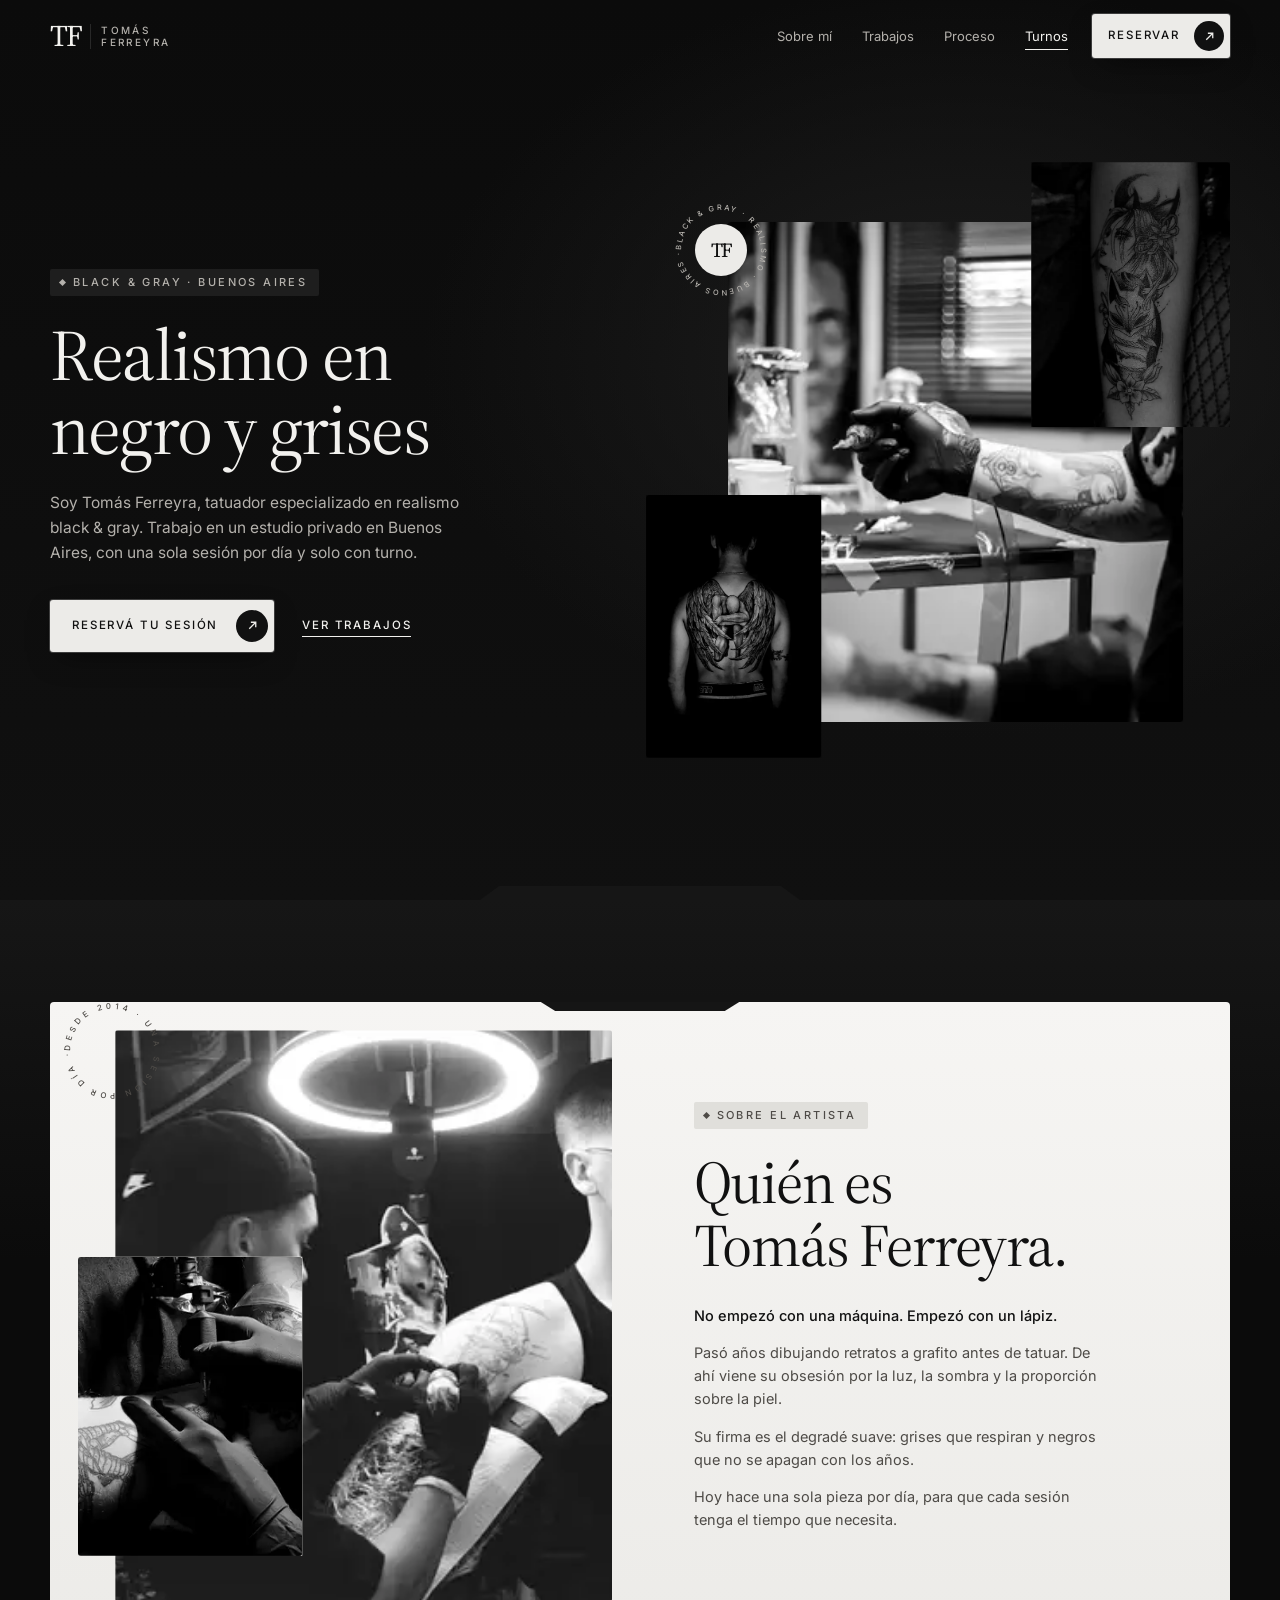
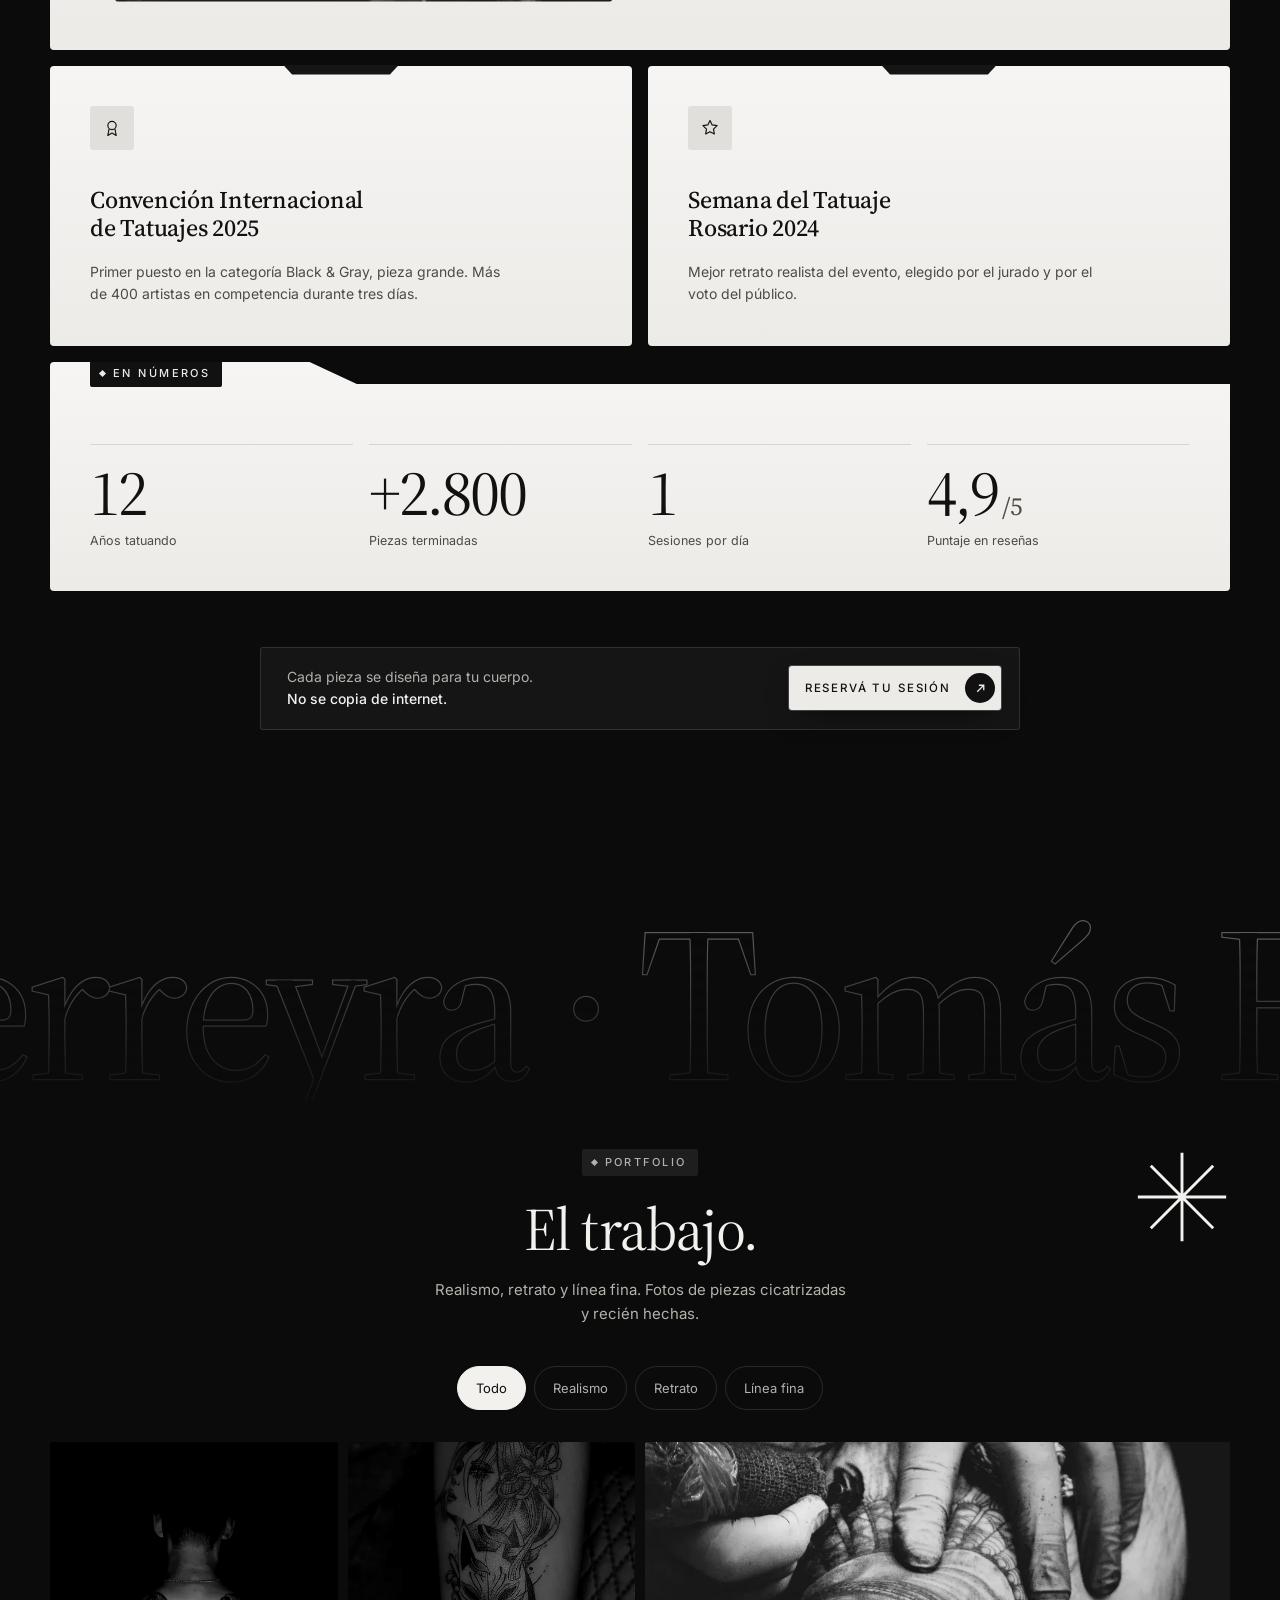
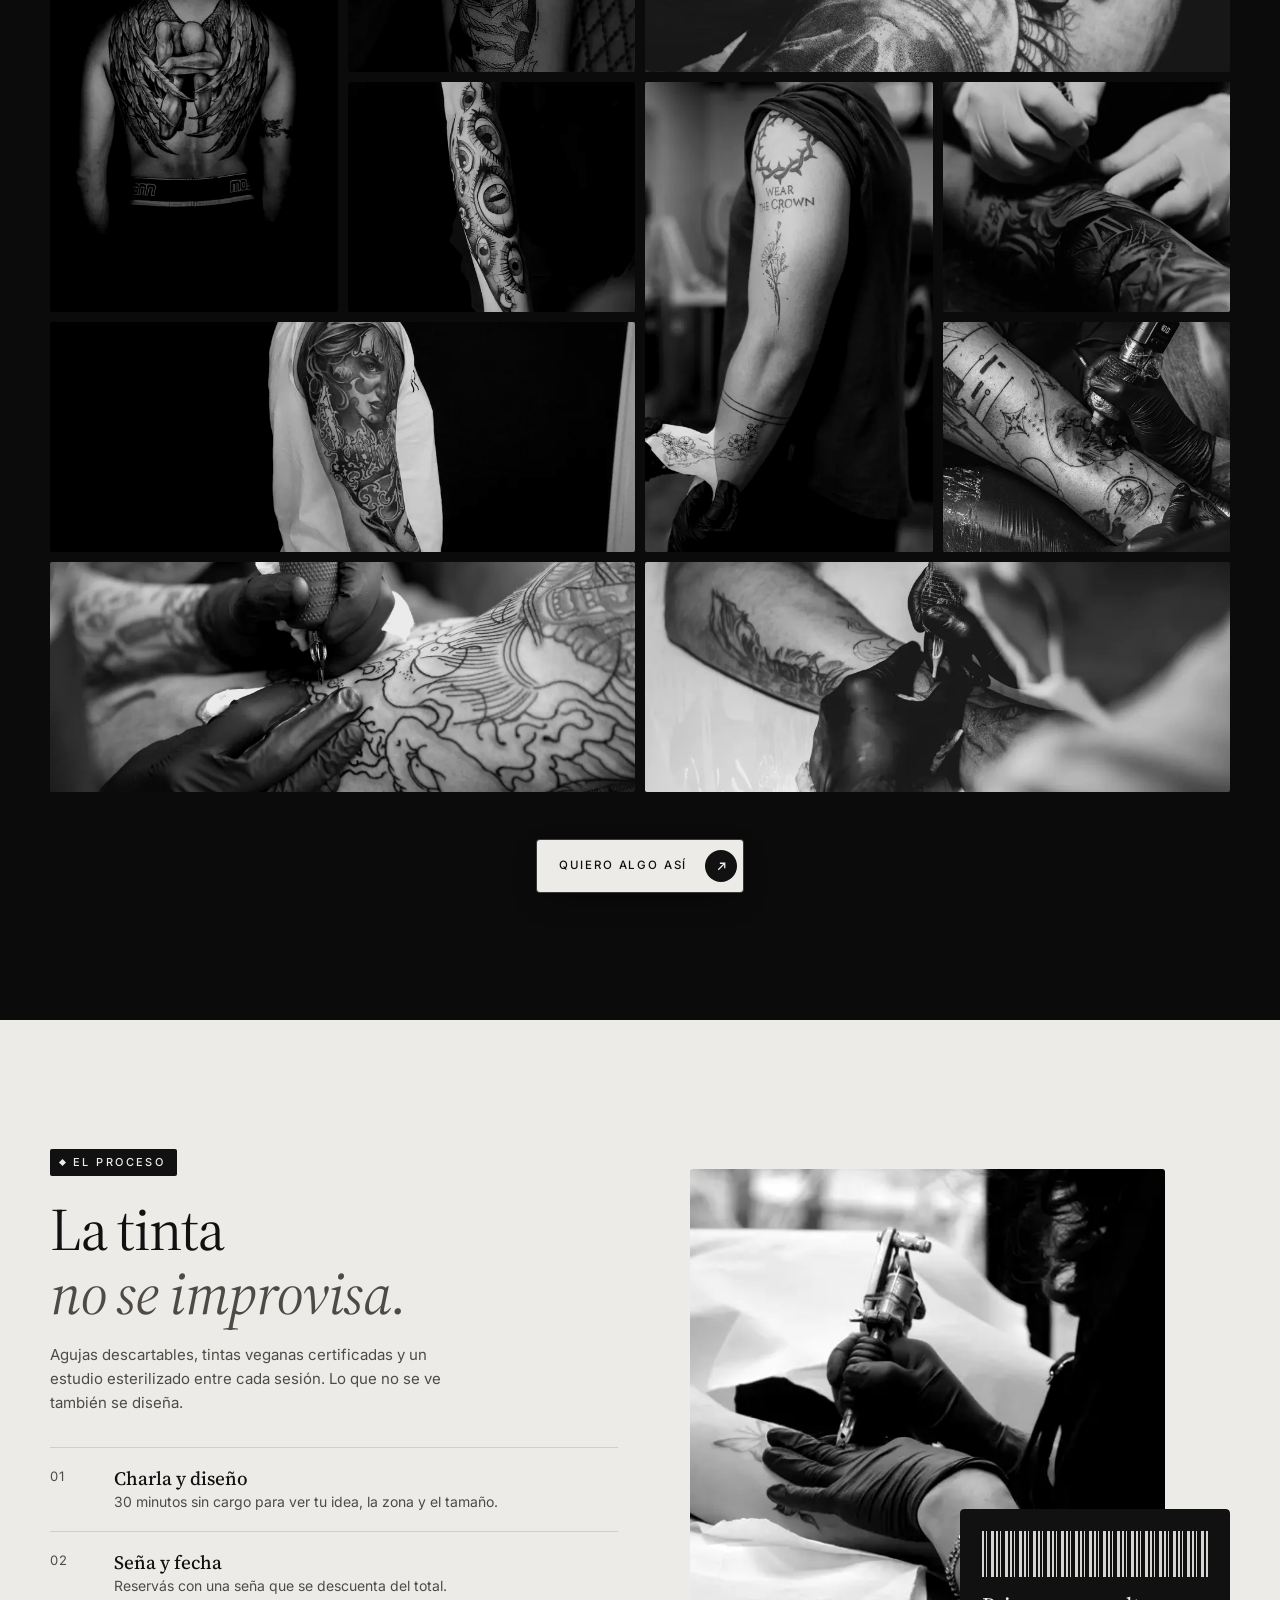
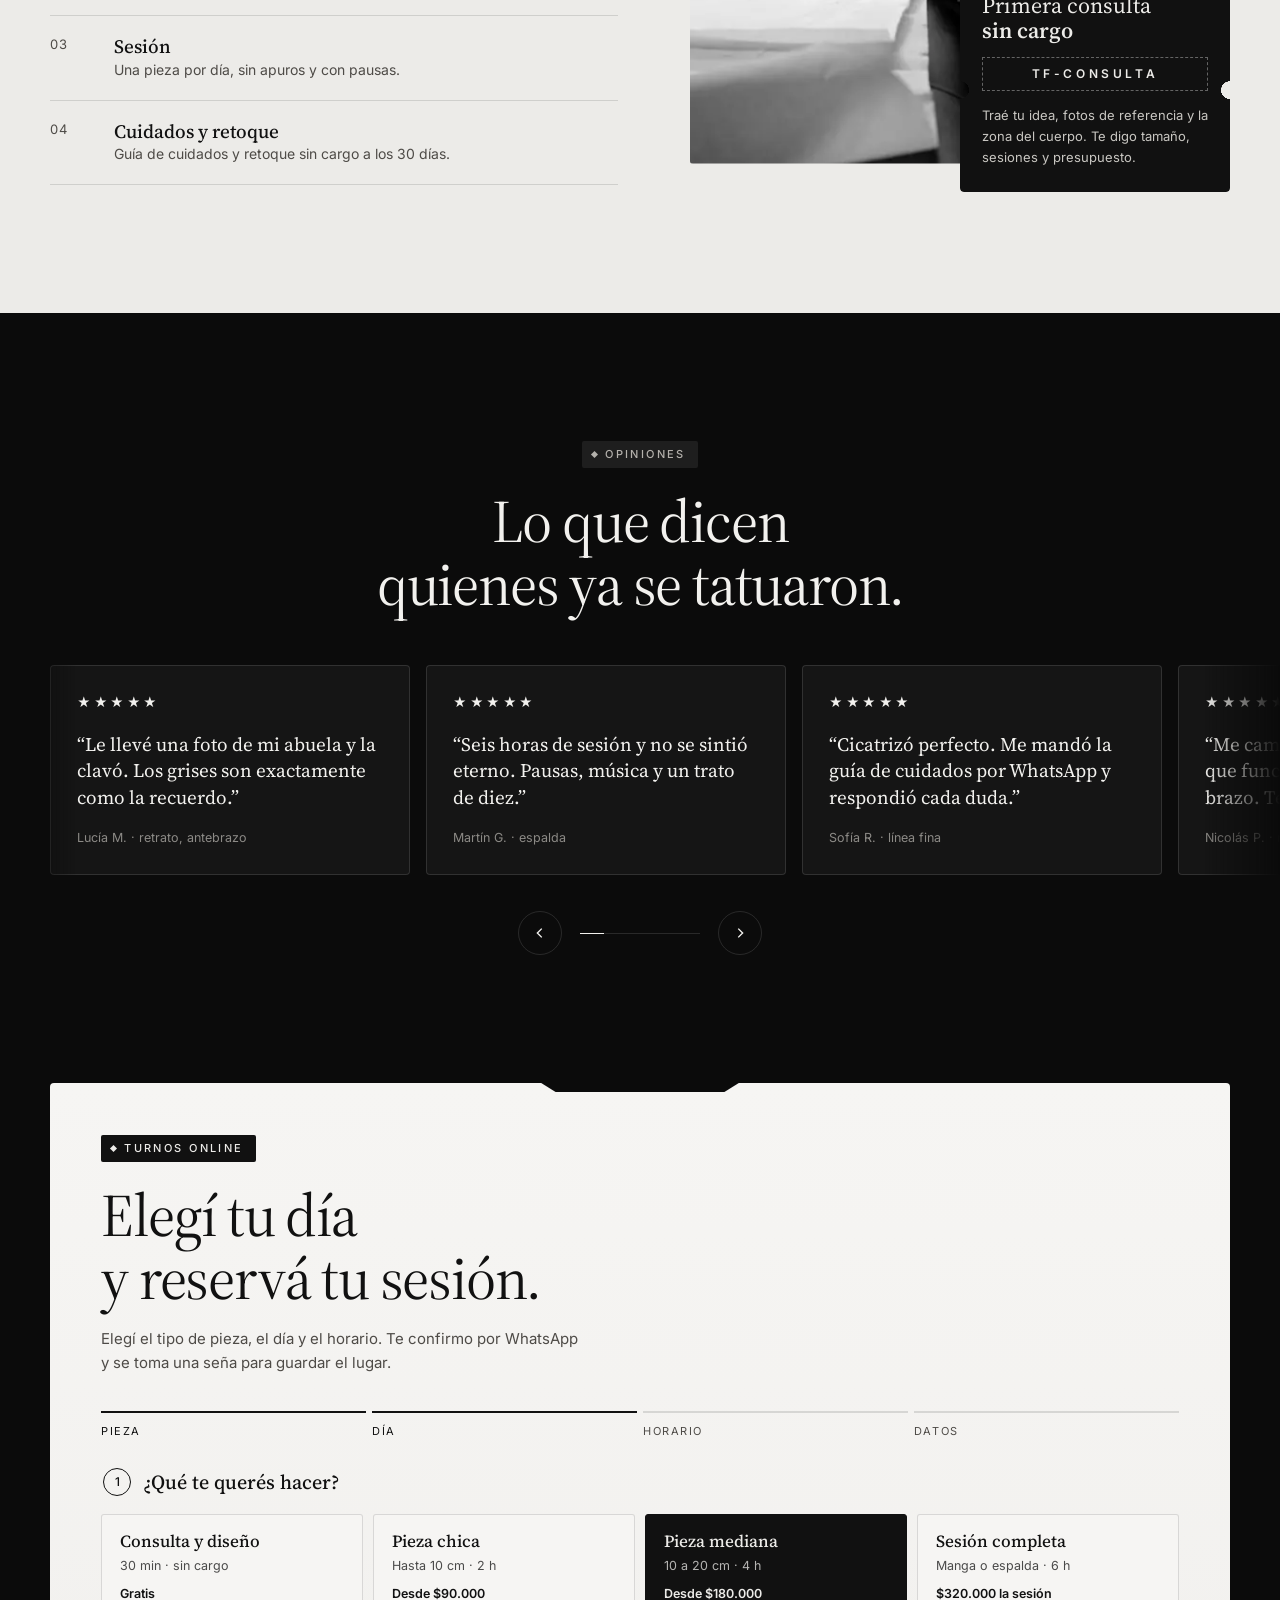
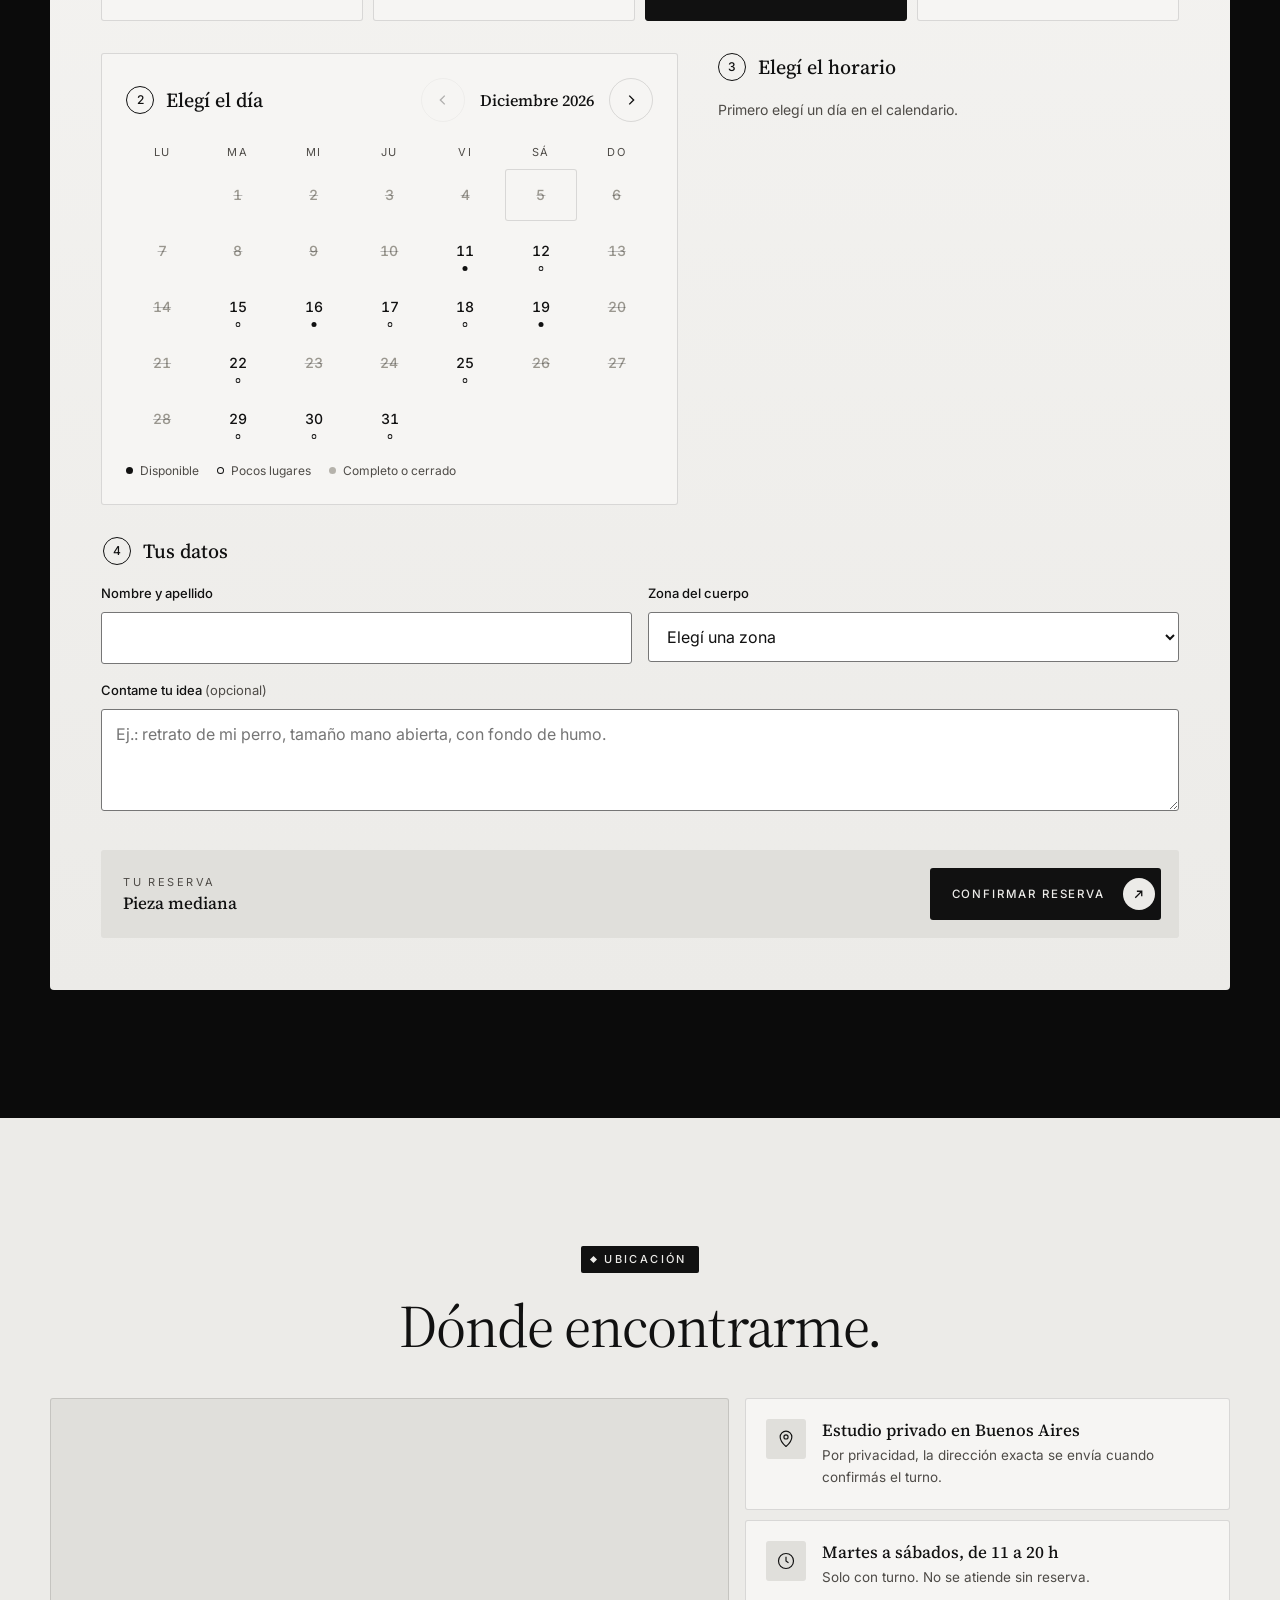
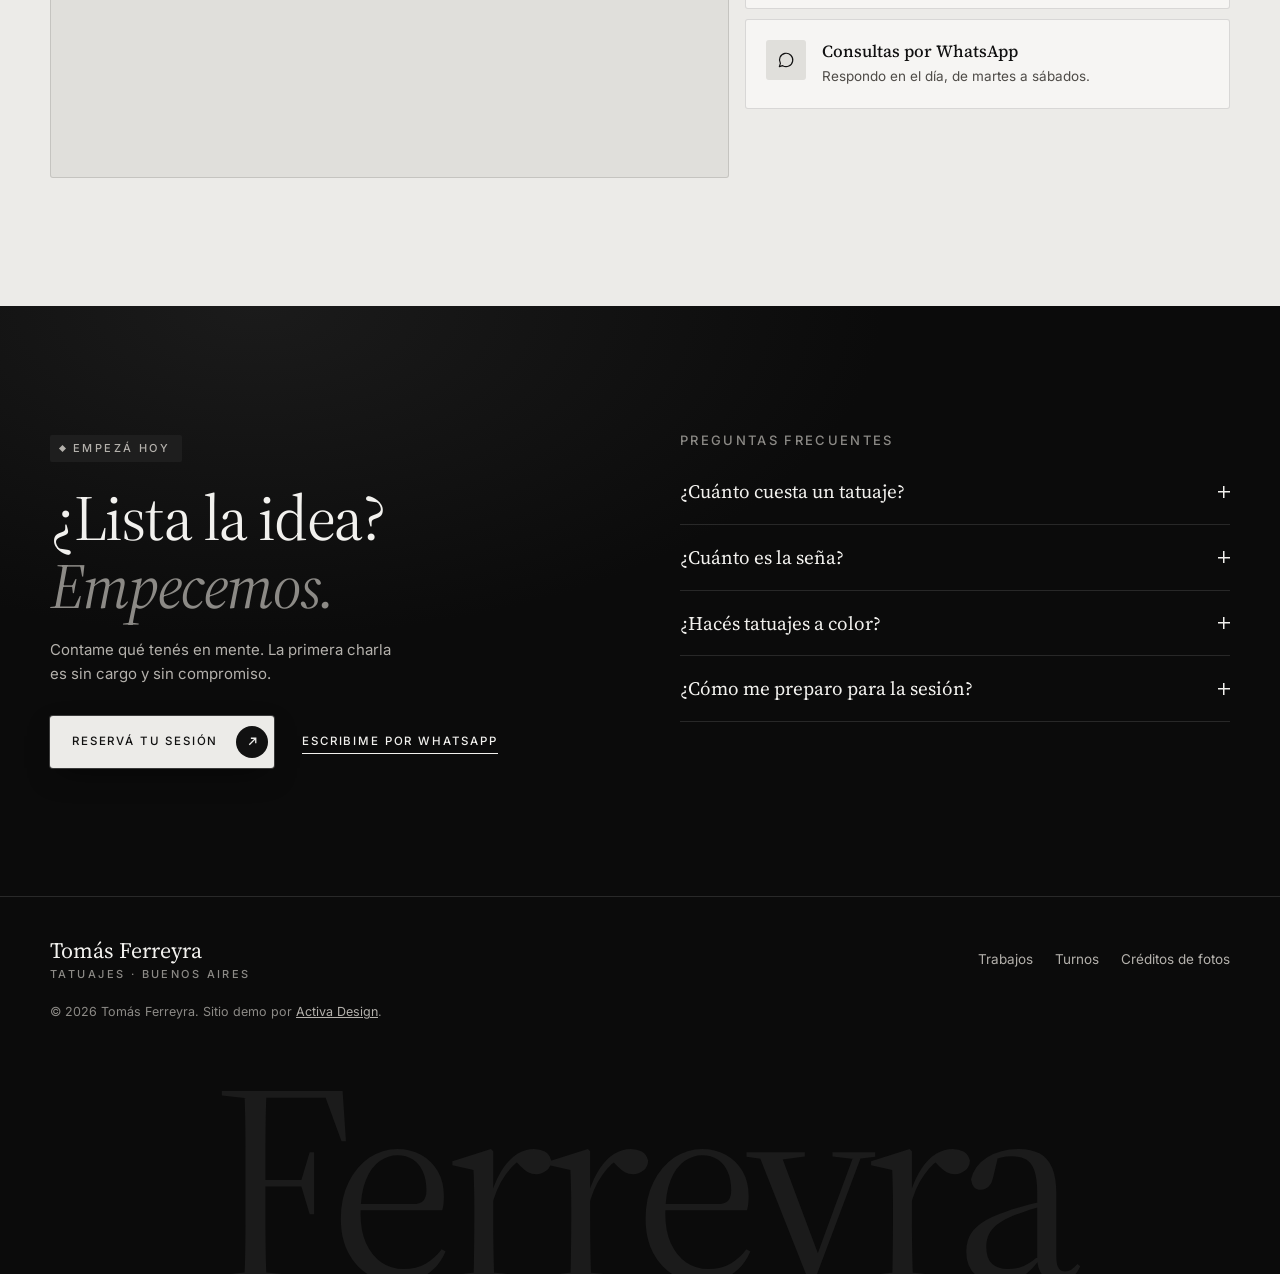
<file: index.html>
<!doctype html>
<html lang="es-AR">
<head>
  <meta charset="utf-8">
  <meta name="viewport" content="width=device-width, initial-scale=1">
  <title>Tomás Ferreyra · Tatuajes realistas en negro y grises en Buenos Aires</title>
  <meta name="description" content="Tatuador especializado en realismo black &amp; gray en Buenos Aires. Estudio privado, una sesión por día. Mirá el portfolio y reservá tu turno online.">
  <link rel="canonical" href="https://tomas-ferreyra.vercel.app/">
  <meta name="theme-color" content="#0B0B0B">
  <meta property="og:type" content="website">
  <meta property="og:locale" content="es_AR">
  <meta property="og:title" content="Tomás Ferreyra · Realismo en negro y grises">
  <meta property="og:description" content="Tatuajes realistas black &amp; gray en Buenos Aires. Reservá tu sesión online.">
  <meta property="og:url" content="https://tomas-ferreyra.vercel.app/">
  <meta property="og:image" content="https://tomas-ferreyra.vercel.app/assets/img/og-tomas.jpg">
  <meta name="twitter:card" content="summary_large_image">
  <link rel="icon" href="data:image/svg+xml,%3Csvg xmlns='http://www.w3.org/2000/svg' viewBox='0 0 64 64'%3E%3Crect width='64' height='64' rx='14' fill='%230B0B0B'/%3E%3Ctext x='32' y='43' font-family='Georgia,serif' font-size='30' fill='%23F2F1EE' text-anchor='middle'%3ETF%3C/text%3E%3C/svg%3E">
  <link rel="preconnect" href="https://fonts.googleapis.com">
  <link rel="preconnect" href="https://fonts.gstatic.com" crossorigin>
  <link rel="stylesheet" href="https://fonts.googleapis.com/css2?family=Inter:wght@400;500;600&family=Source+Serif+4:opsz,wght@8..60,400;8..60,500;8..60,600&display=swap">
  <link rel="preload" as="image" href="assets/img/hero-estudio-960.webp" imagesrcset="assets/img/hero-estudio-500.webp 500w, assets/img/hero-estudio-960.webp 960w, assets/img/hero-estudio-1440.webp 1440w" imagesizes="(min-width: 960px) 34vw, 70vw" fetchpriority="high">
  <link rel="stylesheet" href="css/styles.css">
  <script type="application/ld+json">
  {
    "@context": "https://schema.org",
    "@type": "TattooParlor",
    "name": "Tomás Ferreyra Tatuajes",
    "description": "Tatuajes realistas en negro y grises. Estudio privado con turno.",
    "url": "https://tomas-ferreyra.vercel.app/",
    "image": "https://tomas-ferreyra.vercel.app/assets/img/og-tomas.jpg",
    "telephone": "+54 9 11 0000-0000",
    "priceRange": "$$",
    "address": { "@type": "PostalAddress", "addressLocality": "Buenos Aires", "addressCountry": "AR" },
    "openingHoursSpecification": [{
      "@type": "OpeningHoursSpecification",
      "dayOfWeek": ["Tuesday", "Wednesday", "Thursday", "Friday", "Saturday"],
      "opens": "11:00", "closes": "20:00"
    }],
    "founder": { "@type": "Person", "name": "Tomás Ferreyra", "jobTitle": "Tatuador" }
  }
  </script>
  <script>document.documentElement.classList.add('js')</script>
</head>
<body>
  <a class="skip" href="#contenido">Saltar al contenido</a>

  <header class="header" data-header>
    <div class="header__in">
      <a class="logo" href="#inicio" aria-label="Tomás Ferreyra, inicio">
        <span class="logo__mono" aria-hidden="true">TF</span>
        <span class="logo__txt" aria-hidden="true">Tomás <br>Ferreyra</span>
      </a>
      <nav class="nav" aria-label="Principal">
        <ul class="nav__list" id="menu">
          <li><a href="#sobre">Sobre mí</a></li>
          <li><a href="#trabajos">Trabajos</a></li>
          <li><a href="#proceso">Proceso</a></li>
          <li><a href="#turnos">Turnos</a></li>
        </ul>
      </nav>
      <a class="btn btn--light btn--sm" href="#turnos" aria-label="Reservar turno">
        <span class="btn__label"><span>Reservar</span></span><span class="btn__dot" aria-hidden="true"><svg viewBox="0 0 16 16"><path d="M4 12 12 4M6 4h6v6"/></svg></span>
      </a>
      <button class="menu-btn" type="button" aria-expanded="false" aria-controls="menu" data-menu>
        <span class="sr">Abrir menú</span><span class="menu-btn__bars" aria-hidden="true"></span>
      </button>
    </div>
  </header>

  <main id="contenido">
    <!-- HERO -->
    <section class="hero" id="inicio" aria-labelledby="hero-t">
      <div class="hero__bg" aria-hidden="true"></div>
      <div class="wrap hero__grid">
        <div class="hero__copy">
          <p class="tag tag--dark" data-load style="--d:0">Black &amp; Gray · Buenos Aires</p>
          <h1 class="hero__title" id="hero-t">
            <span class="line"><span data-load style="--d:1">Realismo en</span></span>
            <span class="line"><span data-load style="--d:2">negro y grises</span></span>
          </h1>
          <p class="hero__lead" data-load style="--d:3">Soy Tomás Ferreyra, tatuador especializado en realismo black &amp; gray. Trabajo en un estudio privado en Buenos Aires, con una sola sesión por día y solo con turno.</p>
          <div class="hero__ctas" data-load style="--d:4">
            <a class="btn btn--light" href="#turnos">
              <span class="btn__label"><span>Reservá tu sesión</span></span><span class="btn__dot" aria-hidden="true"><svg viewBox="0 0 16 16"><path d="M4 12 12 4M6 4h6v6"/></svg></span>
            </a>
            <a class="link-u" href="#trabajos">Ver trabajos</a>
          </div>
        </div>

        <div class="hero__art" aria-hidden="false">
          <figure class="tile tile--main" data-load="img" style="--d:0" data-parallax="0.06">
            <img src="assets/img/hero-estudio-960.webp" srcset="assets/img/hero-estudio-500.webp 500w, assets/img/hero-estudio-960.webp 960w, assets/img/hero-estudio-1440.webp 1440w" sizes="(min-width: 960px) 34vw, 70vw" width="960" height="640" alt="Tatuador con guantes negros preparando la máquina en su mesa de trabajo" fetchpriority="high">
          </figure>
          <figure class="tile tile--a" data-load="img" style="--d:3" data-parallax="-0.08">
            <img src="assets/img/obra-rostro-500.webp" width="500" height="667" alt="Tatuaje realista de un rostro de mujer en el antebrazo" decoding="async">
          </figure>
          <figure class="tile tile--b" data-load="img" style="--d:4" data-parallax="0.12">
            <img src="assets/img/obra-angel-500.webp" width="500" height="750" alt="Espalda completa con un ángel arrodillado en negro y grises" decoding="async">
          </figure>
          <div class="badge" data-load style="--d:5" aria-hidden="true">
            <svg viewBox="0 0 120 120" class="badge__ring"><defs><path id="circ" d="M60 60m-46 0a46 46 0 1 1 92 0a46 46 0 1 1-92 0"/></defs><text textLength="286" lengthAdjust="spacing"><textPath href="#circ" textLength="286" lengthAdjust="spacing">BLACK &amp; GRAY · REALISMO · BUENOS AIRES ·</textPath></text></svg>
            <span class="badge__core">TF</span>
          </div>
        </div>
      </div>
      <div class="hero__notch" aria-hidden="true"></div>
    </section>

    <!-- SOBRE -->
    <section class="sec sec--about" id="sobre" aria-labelledby="sobre-t">
      <div class="wrap">
        <article class="card card--light card--notch about">
          <div class="about__media">
            <figure class="about__main" data-reveal="clip">
              <img src="assets/img/sobre-sesion-960.webp" srcset="assets/img/sobre-sesion-500.webp 500w, assets/img/sobre-sesion-960.webp 960w, assets/img/sobre-sesion-1440.webp 1440w" sizes="(min-width: 960px) 30vw, 90vw" width="960" height="636" alt="Tomás tatuando el brazo de un cliente bajo un aro de luz" loading="lazy" decoding="async">
            </figure>
            <figure class="about__inset" data-reveal="clip" style="--d:2">
              <img src="assets/img/sobre-detalle-500.webp" width="500" height="332" alt="Detalle de las manos con guantes trabajando sobre un brazo" loading="lazy" decoding="async">
            </figure>
            <svg class="ring ring--dark" viewBox="0 0 120 120" aria-hidden="true"><defs><path id="circ2" d="M60 60m-46 0a46 46 0 1 1 92 0a46 46 0 1 1-92 0"/></defs><text textLength="286" lengthAdjust="spacing"><textPath href="#circ2" textLength="286" lengthAdjust="spacing">DESDE 2014 · UNA SESIÓN POR DÍA ·</textPath></text></svg>
          </div>
          <div class="about__txt">
            <p class="tag" data-reveal>Sobre el artista</p>
            <h2 class="h2 js-split" id="sobre-t">Quién es <br>Tomás Ferreyra.</h2>
            <div class="about__body" data-reveal style="--d:2">
              <p class="about__kicker">No empezó con una máquina. Empezó con un lápiz.</p>
              <p>Pasó años dibujando retratos a grafito antes de tatuar. De ahí viene su obsesión por la luz, la sombra y la proporción sobre la piel.</p>
              <p>Su firma es el degradé suave: grises que respiran y negros que no se apagan con los años.</p>
              <p>Hoy hace una sola pieza por día, para que cada sesión tenga el tiempo que necesita.</p>
            </div>
          </div>
        </article>

        <div class="awards">
          <article class="card card--light card--notch award" data-reveal>
            <span class="ico" aria-hidden="true"><svg viewBox="0 0 24 24"><circle cx="12" cy="9" r="5"/><path d="M8.5 13 7 21l5-3 5 3-1.5-8"/></svg></span>
            <h3 class="h3">Convención Internacional <br>de Tatuajes 2025</h3>
            <p>Primer puesto en la categoría Black &amp; Gray, pieza grande. Más de 400 artistas en competencia durante tres días.</p>
          </article>
          <article class="card card--light card--notch award" data-reveal style="--d:2">
            <span class="ico" aria-hidden="true"><svg viewBox="0 0 24 24"><path d="M12 3l2.6 5.3 5.9.9-4.3 4.1 1 5.8L12 16.4l-5.2 2.7 1-5.8L3.5 9.2l5.9-.9z"/></svg></span>
            <h3 class="h3">Semana del Tatuaje <br>Rosario 2024</h3>
            <p>Mejor retrato realista del evento, elegido por el jurado y por el voto del público.</p>
          </article>
        </div>

        <div class="card card--light stats" data-reveal>
          <p class="tag tag--dark stats__tag">En números</p>
          <dl class="stats__grid">
            <div><dt>Años tatuando</dt><dd><span data-count="12">12</span></dd></div>
            <div><dt>Piezas terminadas</dt><dd>+<span data-count="2800">2800</span></dd></div>
            <div><dt>Sesiones por día</dt><dd><span data-count="1">1</span></dd></div>
            <div><dt>Puntaje en reseñas</dt><dd><span data-count="4.9" data-dec="1">4,9</span><small>/5</small></dd></div>
          </dl>
        </div>

        <div class="strip" data-reveal>
          <p>Cada pieza se diseña para tu cuerpo. <br><strong>No se copia de internet.</strong></p>
          <a class="btn btn--light btn--sm" href="#turnos"><span class="btn__label"><span>Reservá tu sesión</span></span><span class="btn__dot" aria-hidden="true"><svg viewBox="0 0 16 16"><path d="M4 12 12 4M6 4h6v6"/></svg></span></a>
        </div>
      </div>
    </section>

    <!-- TRABAJOS -->
    <section class="sec sec--work" id="trabajos" aria-labelledby="trabajos-t">
      <div class="wordmark" aria-hidden="true"><span data-wordmark>Tomás Ferreyra · Tomás Ferreyra</span></div>
      <div class="wrap">
        <div class="sec-head sec-head--center">
          <p class="tag tag--dark" data-reveal>Portfolio</p>
          <h2 class="h2 js-split" id="trabajos-t">El trabajo.</h2>
          <p class="sec-head__sub" data-reveal style="--d:2">Realismo, retrato y línea fina. Fotos de piezas cicatrizadas y recién hechas.</p>
          <svg class="asterisk" viewBox="0 0 100 100" aria-hidden="true"><path d="M50 4v92M17.5 17.5l65 65M4 50h92M17.5 82.5l65-65"/></svg>
        </div>

        <div class="filters" role="group" aria-label="Filtrar trabajos por estilo" data-reveal>
          <button type="button" class="chip is-on" aria-pressed="true" data-filter="todo">Todo</button>
          <button type="button" class="chip" aria-pressed="false" data-filter="realismo">Realismo</button>
          <button type="button" class="chip" aria-pressed="false" data-filter="retrato">Retrato</button>
          <button type="button" class="chip" aria-pressed="false" data-filter="linea">Línea fina</button>
        </div>

        <ul class="gallery" data-gallery>
          <li class="g g--tall" data-cat="realismo"><button type="button" class="g__btn" data-full="assets/img/obra-angel-1440.webp"><img src="assets/img/obra-angel-500.webp" srcset="assets/img/obra-angel-500.webp 500w, assets/img/obra-angel-960.webp 960w" sizes="(min-width: 960px) 25vw, 50vw" width="500" height="750" alt="Espalda completa con un ángel arrodillado y alas abiertas" loading="lazy" decoding="async"><span class="g__cap">Ángel · espalda completa</span></button></li>
          <li class="g" data-cat="retrato"><button type="button" class="g__btn" data-full="assets/img/obra-rostro-1440.webp"><img src="assets/img/obra-rostro-500.webp" srcset="assets/img/obra-rostro-500.webp 500w, assets/img/obra-rostro-960.webp 960w" sizes="(min-width: 960px) 25vw, 50vw" width="500" height="667" alt="Retrato de mujer con máscara en el antebrazo" loading="lazy" decoding="async"><span class="g__cap">Retrato · antebrazo</span></button></li>
          <li class="g g--wide" data-cat="realismo"><button type="button" class="g__btn" data-full="assets/img/obra-calavera-1440.webp"><img src="assets/img/obra-calavera-500.webp" srcset="assets/img/obra-calavera-500.webp 500w, assets/img/obra-calavera-960.webp 960w" sizes="(min-width: 960px) 50vw, 100vw" width="500" height="333" alt="Calavera realista con sombreado en proceso sobre la pierna" loading="lazy" decoding="async"><span class="g__cap">Calavera · en sesión</span></button></li>
          <li class="g" data-cat="realismo"><button type="button" class="g__btn" data-full="assets/img/obra-ojos-1440.webp"><img src="assets/img/obra-ojos-500.webp" srcset="assets/img/obra-ojos-500.webp 500w, assets/img/obra-ojos-960.webp 960w" sizes="(min-width: 960px) 25vw, 50vw" width="500" height="667" alt="Antebrazo cubierto de ojos realistas" loading="lazy" decoding="async"><span class="g__cap">Ojos · antebrazo</span></button></li>
          <li class="g g--tall" data-cat="linea"><button type="button" class="g__btn" data-full="assets/img/obra-fineline-1440.webp"><img src="assets/img/obra-fineline-500.webp" srcset="assets/img/obra-fineline-500.webp 500w, assets/img/obra-fineline-960.webp 960w" sizes="(min-width: 960px) 25vw, 50vw" width="500" height="750" alt="Brazo con corona de espinas y flores en línea fina" loading="lazy" decoding="async"><span class="g__cap">Línea fina · brazo</span></button></li>
          <li class="g g--wide" data-cat="retrato"><button type="button" class="g__btn" data-full="assets/img/obra-retrato-hombro-1440.webp"><img src="assets/img/obra-retrato-hombro-500.webp" srcset="assets/img/obra-retrato-hombro-500.webp 500w, assets/img/obra-retrato-hombro-960.webp 960w" sizes="(min-width: 960px) 50vw, 100vw" width="500" height="281" alt="Retrato femenino en el hombro" loading="lazy" decoding="async"><span class="g__cap">Retrato · hombro</span></button></li>
          <li class="g" data-cat="realismo"><button type="button" class="g__btn" data-full="assets/img/obra-manga-1440.webp"><img src="assets/img/obra-manga-500.webp" srcset="assets/img/obra-manga-500.webp 500w, assets/img/obra-manga-960.webp 960w" sizes="(min-width: 960px) 25vw, 50vw" width="500" height="750" alt="Manga en negro y grises mientras se tatúa" loading="lazy" decoding="async"><span class="g__cap">Manga · en sesión</span></button></li>
          <li class="g" data-cat="linea"><button type="button" class="g__btn" data-full="assets/img/obra-brazo-linea-1440.webp"><img src="assets/img/obra-brazo-linea-500.webp" srcset="assets/img/obra-brazo-linea-500.webp 500w, assets/img/obra-brazo-linea-960.webp 960w" sizes="(min-width: 960px) 25vw, 50vw" width="500" height="750" alt="Brazo con trazos geométricos y figuras en línea" loading="lazy" decoding="async"><span class="g__cap">Línea · brazo completo</span></button></li>
          <li class="g g--wide" data-cat="realismo"><button type="button" class="g__btn" data-full="assets/img/obra-serpiente-1440.webp"><img src="assets/img/obra-serpiente-500.webp" srcset="assets/img/obra-serpiente-500.webp 500w, assets/img/obra-serpiente-960.webp 960w" sizes="(min-width: 960px) 50vw, 100vw" width="500" height="333" alt="Brazo con serpiente y ornamentos mientras se tatúa" loading="lazy" decoding="async"><span class="g__cap">Serpiente · brazo</span></button></li>
          <li class="g g--wide" data-cat="realismo"><button type="button" class="g__btn" data-full="assets/img/obra-sesion-1440.webp"><img src="assets/img/obra-sesion-500.webp" srcset="assets/img/obra-sesion-500.webp 500w, assets/img/obra-sesion-960.webp 960w" sizes="(min-width: 960px) 50vw, 100vw" width="500" height="333" alt="Sombreado de un antebrazo realista durante la sesión" loading="lazy" decoding="async"><span class="g__cap">Antebrazo · en sesión</span></button></li>
        </ul>

        <div class="center" data-reveal>
          <a class="btn btn--light" href="#turnos"><span class="btn__label"><span>Quiero algo así</span></span><span class="btn__dot" aria-hidden="true"><svg viewBox="0 0 16 16"><path d="M4 12 12 4M6 4h6v6"/></svg></span></a>
        </div>
      </div>
    </section>

    <!-- PROCESO -->
    <section class="sec sec--light" id="proceso" aria-labelledby="proceso-t">
      <div class="wrap process">
        <div class="process__txt">
          <p class="tag tag--dark" data-reveal>El proceso</p>
          <h2 class="h2 js-split" id="proceso-t">La tinta <br><em>no se improvisa.</em></h2>
          <p class="process__lead" data-reveal style="--d:2">Agujas descartables, tintas veganas certificadas y un estudio esterilizado entre cada sesión. Lo que no se ve también se diseña.</p>
          <ol class="steps">
            <li data-reveal><span class="steps__n">01</span><div><h3>Charla y diseño</h3><p>30 minutos sin cargo para ver tu idea, la zona y el tamaño.</p></div></li>
            <li data-reveal style="--d:1"><span class="steps__n">02</span><div><h3>Seña y fecha</h3><p>Reservás con una seña que se descuenta del total.</p></div></li>
            <li data-reveal style="--d:2"><span class="steps__n">03</span><div><h3>Sesión</h3><p>Una pieza por día, sin apuros y con pausas.</p></div></li>
            <li data-reveal style="--d:3"><span class="steps__n">04</span><div><h3>Cuidados y retoque</h3><p>Guía de cuidados y retoque sin cargo a los 30 días.</p></div></li>
          </ol>
        </div>
        <div class="process__media">
          <figure class="process__img" data-reveal="clip">
            <img src="assets/img/proceso-maquina-960.webp" srcset="assets/img/proceso-maquina-500.webp 500w, assets/img/proceso-maquina-960.webp 960w" sizes="(min-width: 960px) 30vw, 80vw" width="960" height="1440" alt="Manos con guantes sosteniendo una máquina de tatuar" loading="lazy" decoding="async">
          </figure>
          <aside class="ticket" data-reveal style="--d:3" aria-label="Primera consulta sin cargo">
            <div class="ticket__bar" aria-hidden="true"></div>
            <p class="ticket__t">Primera consulta <br><strong>sin cargo</strong></p>
            <p class="ticket__code">TF-CONSULTA</p>
            <p class="ticket__txt">Traé tu idea, fotos de referencia y la zona del cuerpo. Te digo tamaño, sesiones y presupuesto.</p>
          </aside>
        </div>
      </div>
    </section>

    <!-- OPINIONES -->
    <section class="sec sec--quotes" aria-labelledby="op-t">
      <div class="wrap">
        <div class="sec-head sec-head--center">
          <p class="tag tag--dark" data-reveal>Opiniones</p>
          <h2 class="h2 js-split" id="op-t">Lo que dicen <br>quienes ya se tatuaron.</h2>
        </div>
      </div>
      <div class="quotes" data-reveal>
        <ul class="quotes__track" data-quotes tabindex="0" aria-label="Opiniones de clientes, deslizá para ver más">
          <li class="quote"><p class="quote__stars" aria-label="5 de 5 estrellas">★★★★★</p><blockquote>“Le llevé una foto de mi abuela y la clavó. Los grises son exactamente como la recuerdo.”</blockquote><p class="quote__who">Lucía M. · retrato, antebrazo</p></li>
          <li class="quote"><p class="quote__stars" aria-label="5 de 5 estrellas">★★★★★</p><blockquote>“Seis horas de sesión y no se sintió eterno. Pausas, música y un trato de diez.”</blockquote><p class="quote__who">Martín G. · espalda</p></li>
          <li class="quote"><p class="quote__stars" aria-label="5 de 5 estrellas">★★★★★</p><blockquote>“Cicatrizó perfecto. Me mandó la guía de cuidados por WhatsApp y respondió cada duda.”</blockquote><p class="quote__who">Sofía R. · línea fina</p></li>
          <li class="quote"><p class="quote__stars" aria-label="5 de 5 estrellas">★★★★★</p><blockquote>“Me cambió la idea original para que funcione con la forma del brazo. Tenía razón.”</blockquote><p class="quote__who">Nicolás P. · manga</p></li>
          <li class="quote"><p class="quote__stars" aria-label="5 de 5 estrellas">★★★★★</p><blockquote>“El estudio es tranquilo, limpio y privado. Nada que ver con un local con gente entrando.”</blockquote><p class="quote__who">Camila T. · hombro</p></li>
        </ul>
        <div class="quotes__nav">
          <button type="button" class="round" data-q="-1" aria-label="Opinión anterior"><svg viewBox="0 0 16 16" aria-hidden="true"><path d="M10 3 5 8l5 5"/></svg></button>
          <span class="quotes__bar" aria-hidden="true"><span data-qbar></span></span>
          <button type="button" class="round" data-q="1" aria-label="Opinión siguiente"><svg viewBox="0 0 16 16" aria-hidden="true"><path d="m6 3 5 5-5 5"/></svg></button>
        </div>
      </div>
    </section>

    <!-- TURNOS -->
    <section class="sec sec--book" id="turnos" aria-labelledby="turnos-t">
      <div class="wrap">
        <div class="card card--light card--notch book">
          <div class="book__head">
            <p class="tag tag--dark" data-reveal>Turnos online</p>
            <h2 class="h2 js-split" id="turnos-t">Elegí tu día <br>y reservá tu sesión.</h2>
            <p class="book__sub" data-reveal style="--d:2">Elegí el tipo de pieza, el día y el horario. Te confirmo por WhatsApp y se toma una seña para guardar el lugar.</p>
          </div>

          <form class="booking" data-booking novalidate>
            <ol class="booking__steps" aria-hidden="true">
              <li class="is-on" data-stepdot="1">Pieza</li><li data-stepdot="2">Día</li><li data-stepdot="3">Horario</li><li data-stepdot="4">Datos</li>
            </ol>

            <fieldset class="bk bk--type">
              <legend class="bk__leg"><span>1</span> ¿Qué te querés hacer?</legend>
              <div class="types" data-types></div>
            </fieldset>

            <div class="bk bk--cal">
              <div class="cal" data-cal>
                <div class="cal__top">
                  <p class="bk__leg" id="cal-leg"><span>2</span> Elegí el día</p>
                  <div class="cal__nav">
                    <button type="button" class="round round--dark" data-month="-1" aria-label="Mes anterior"><svg viewBox="0 0 16 16" aria-hidden="true"><path d="M10 3 5 8l5 5"/></svg></button>
                    <p class="cal__month" data-monthlabel aria-live="polite"></p>
                    <button type="button" class="round round--dark" data-month="1" aria-label="Mes siguiente"><svg viewBox="0 0 16 16" aria-hidden="true"><path d="m6 3 5 5-5 5"/></svg></button>
                  </div>
                </div>
                <div class="cal__dow" aria-hidden="true"><span>Lu</span><span>Ma</span><span>Mi</span><span>Ju</span><span>Vi</span><span>Sá</span><span>Do</span></div>
                <div class="cal__grid" data-days role="group" aria-labelledby="cal-leg"></div>
                <ul class="cal__legend">
                  <li><i class="dot dot--ok"></i>Disponible</li><li><i class="dot dot--few"></i>Pocos lugares</li><li><i class="dot dot--off"></i>Completo o cerrado</li>
                </ul>
              </div>

              <div class="slots">
                <p class="bk__leg" id="slots-leg"><span>3</span> Elegí el horario</p>
                <p class="slots__date" data-slotdate>Primero elegí un día en el calendario.</p>
                <div class="slots__grid" data-slots role="group" aria-labelledby="slots-leg"></div>
              </div>
            </div>

            <fieldset class="bk bk--data">
              <legend class="bk__leg"><span>4</span> Tus datos</legend>
              <div class="fields">
                <div class="field">
                  <label for="f-nombre">Nombre y apellido</label>
                  <input id="f-nombre" name="nombre" autocomplete="name" required>
                  <p class="field__err" id="e-nombre"></p>
                </div>
                <div class="field">
                  <label for="f-zona">Zona del cuerpo</label>
                  <select id="f-zona" name="zona" required>
                    <option value="">Elegí una zona</option>
                    <option>Antebrazo</option><option>Brazo / manga</option><option>Hombro</option><option>Espalda</option><option>Pecho</option><option>Pierna</option><option>Costillas</option><option>Otra</option>
                  </select>
                  <p class="field__err" id="e-zona"></p>
                </div>
                <div class="field field--full">
                  <label for="f-idea">Contame tu idea <span class="opt">(opcional)</span></label>
                  <textarea id="f-idea" name="idea" rows="3" placeholder="Ej.: retrato de mi perro, tamaño mano abierta, con fondo de humo."></textarea>
                </div>
              </div>
            </fieldset>

            <div class="summary" data-summary aria-live="polite">
              <div class="summary__info">
                <p class="summary__lbl">Tu reserva</p>
                <p class="summary__txt" data-sumtxt>Elegí pieza, día y horario.</p>
              </div>
              <button type="submit" class="btn btn--dark" data-submit><span class="btn__label"><span>Confirmar reserva</span></span><span class="btn__dot" aria-hidden="true"><svg viewBox="0 0 16 16"><path d="M4 12 12 4M6 4h6v6"/></svg></span></button>
            </div>
            <p class="form-err" data-formerr role="alert"></p>
          </form>

          <div class="done" data-done hidden tabindex="-1">
            <div class="done__ticket">
              <div class="ticket__bar" aria-hidden="true"></div>
              <p class="done__lbl">Reserva tomada</p>
              <p class="done__code" data-code></p>
              <p class="done__txt" data-donetxt></p>
              <p class="done__note">Para confirmarla, mandame el mensaje por WhatsApp. Te paso los datos para la seña y la dirección del estudio.</p>
              <div class="done__ctas">
                <a class="btn btn--dark" data-wa href="#" target="_blank" rel="noopener"><span class="btn__label"><span>Confirmar por WhatsApp</span></span><span class="btn__dot" aria-hidden="true"><svg viewBox="0 0 16 16"><path d="M4 12 12 4M6 4h6v6"/></svg></span></a>
                <button type="button" class="link-u link-u--dark" data-again>Hacer otra reserva</button>
              </div>
            </div>
          </div>
        </div>
      </div>
    </section>

    <!-- UBICACIÓN -->
    <section class="sec sec--light sec--where" aria-labelledby="donde-t">
      <div class="wrap">
        <div class="sec-head sec-head--center">
          <p class="tag tag--dark" data-reveal>Ubicación</p>
          <h2 class="h2 js-split" id="donde-t">Dónde encontrarme.</h2>
        </div>
        <div class="where" data-reveal>
          <div class="where__map">
            <iframe title="Mapa de la Ciudad de Buenos Aires" src="https://www.openstreetmap.org/export/embed.html?bbox=-58.53%2C-34.705%2C-58.335%2C-34.53&amp;layer=mapnik" loading="lazy" referrerpolicy="no-referrer"></iframe>
          </div>
          <div class="where__info">
            <div class="where__item">
              <span class="ico ico--sm" aria-hidden="true"><svg viewBox="0 0 24 24"><path d="M12 21s-7-6.2-7-11.5A7 7 0 0 1 19 9.5C19 14.8 12 21 12 21z"/><circle cx="12" cy="9.5" r="2.5"/></svg></span>
              <div><h3>Estudio privado en Buenos Aires</h3><p>Por privacidad, la dirección exacta se envía cuando confirmás el turno.</p></div>
            </div>
            <div class="where__item">
              <span class="ico ico--sm" aria-hidden="true"><svg viewBox="0 0 24 24"><circle cx="12" cy="12" r="9"/><path d="M12 7v5l3 2"/></svg></span>
              <div><h3>Martes a sábados, de 11 a 20 h</h3><p>Solo con turno. No se atiende sin reserva.</p></div>
            </div>
            <div class="where__item">
              <span class="ico ico--sm" aria-hidden="true"><svg viewBox="0 0 24 24"><path d="M4 20l1.3-3.9A8 8 0 1 1 8 18.8z"/></svg></span>
              <div><h3>Consultas por WhatsApp</h3><p>Respondo en el día, de martes a sábados.</p></div>
            </div>
          </div>
        </div>
      </div>
    </section>

    <!-- FAQ + CIERRE -->
    <section class="sec sec--end" aria-labelledby="fin-t">
      <div class="wrap end">
        <div class="end__cta">
          <p class="tag tag--dark" data-reveal>Empezá hoy</p>
          <h2 class="h2 h2--xl js-split" id="fin-t">¿Lista la idea? <br><em>Empecemos.</em></h2>
          <p class="end__sub" data-reveal style="--d:2">Contame qué tenés en mente. La primera charla es sin cargo y sin compromiso.</p>
          <div class="end__btns" data-reveal style="--d:3">
            <a class="btn btn--light" href="#turnos"><span class="btn__label"><span>Reservá tu sesión</span></span><span class="btn__dot" aria-hidden="true"><svg viewBox="0 0 16 16"><path d="M4 12 12 4M6 4h6v6"/></svg></span></a>
            <a class="link-u" href="https://wa.me/5491100000000?text=Hola%20Tom%C3%A1s%2C%20quiero%20consultar%20por%20un%20tatuaje." target="_blank" rel="noopener">Escribime por WhatsApp</a>
          </div>
        </div>
        <div class="faq" data-reveal style="--d:2">
          <h3 class="faq__t">Preguntas frecuentes</h3>
          <details><summary>¿Cuánto cuesta un tatuaje?</summary><p>Depende del tamaño, la zona y el detalle. En la charla inicial te paso un presupuesto cerrado. Las sesiones pequeñas arrancan desde $90.000.</p></details>
          <details><summary>¿Cuánto es la seña?</summary><p>El 30 % del presupuesto. Se descuenta del total y se puede reprogramar una vez avisando con 48 h.</p></details>
          <details><summary>¿Hacés tatuajes a color?</summary><p>No. Me especializo en negro y grises para que cada pieza tenga el nivel de detalle que merece.</p></details>
          <details><summary>¿Cómo me preparo para la sesión?</summary><p>Dormí bien, comé antes de venir, no tomes alcohol el día anterior y traé ropa cómoda que deje libre la zona.</p></details>
        </div>
      </div>
    </section>
  </main>

  <footer class="footer">
    <div class="wrap footer__in">
      <p class="footer__brand">Tomás Ferreyra <span>Tatuajes · Buenos Aires</span></p>
      <ul class="footer__links">
        <li><a href="#trabajos">Trabajos</a></li>
        <li><a href="#turnos">Turnos</a></li>
        <li><a href="credits.html">Créditos de fotos</a></li>
      </ul>
      <p class="footer__legal">© 2026 Tomás Ferreyra. Sitio demo por <a href="https://activa-web-nine.vercel.app" target="_blank" rel="noopener">Activa Design</a>.</p>
    </div>
    <p class="footer__word" aria-hidden="true">Ferreyra</p>
  </footer>

  <dialog class="lightbox" data-lightbox aria-label="Trabajo ampliado">
    <button type="button" class="lightbox__close round" data-lbclose aria-label="Cerrar"><svg viewBox="0 0 16 16" aria-hidden="true"><path d="M3 3l10 10M13 3 3 13"/></svg></button>
    <div class="lightbox__media" data-lbmedia></div>
    <p class="lightbox__cap" data-lbcap></p>
  </dialog>

  <script defer src="js/main.js"></script>
</body>
</html>
</file>
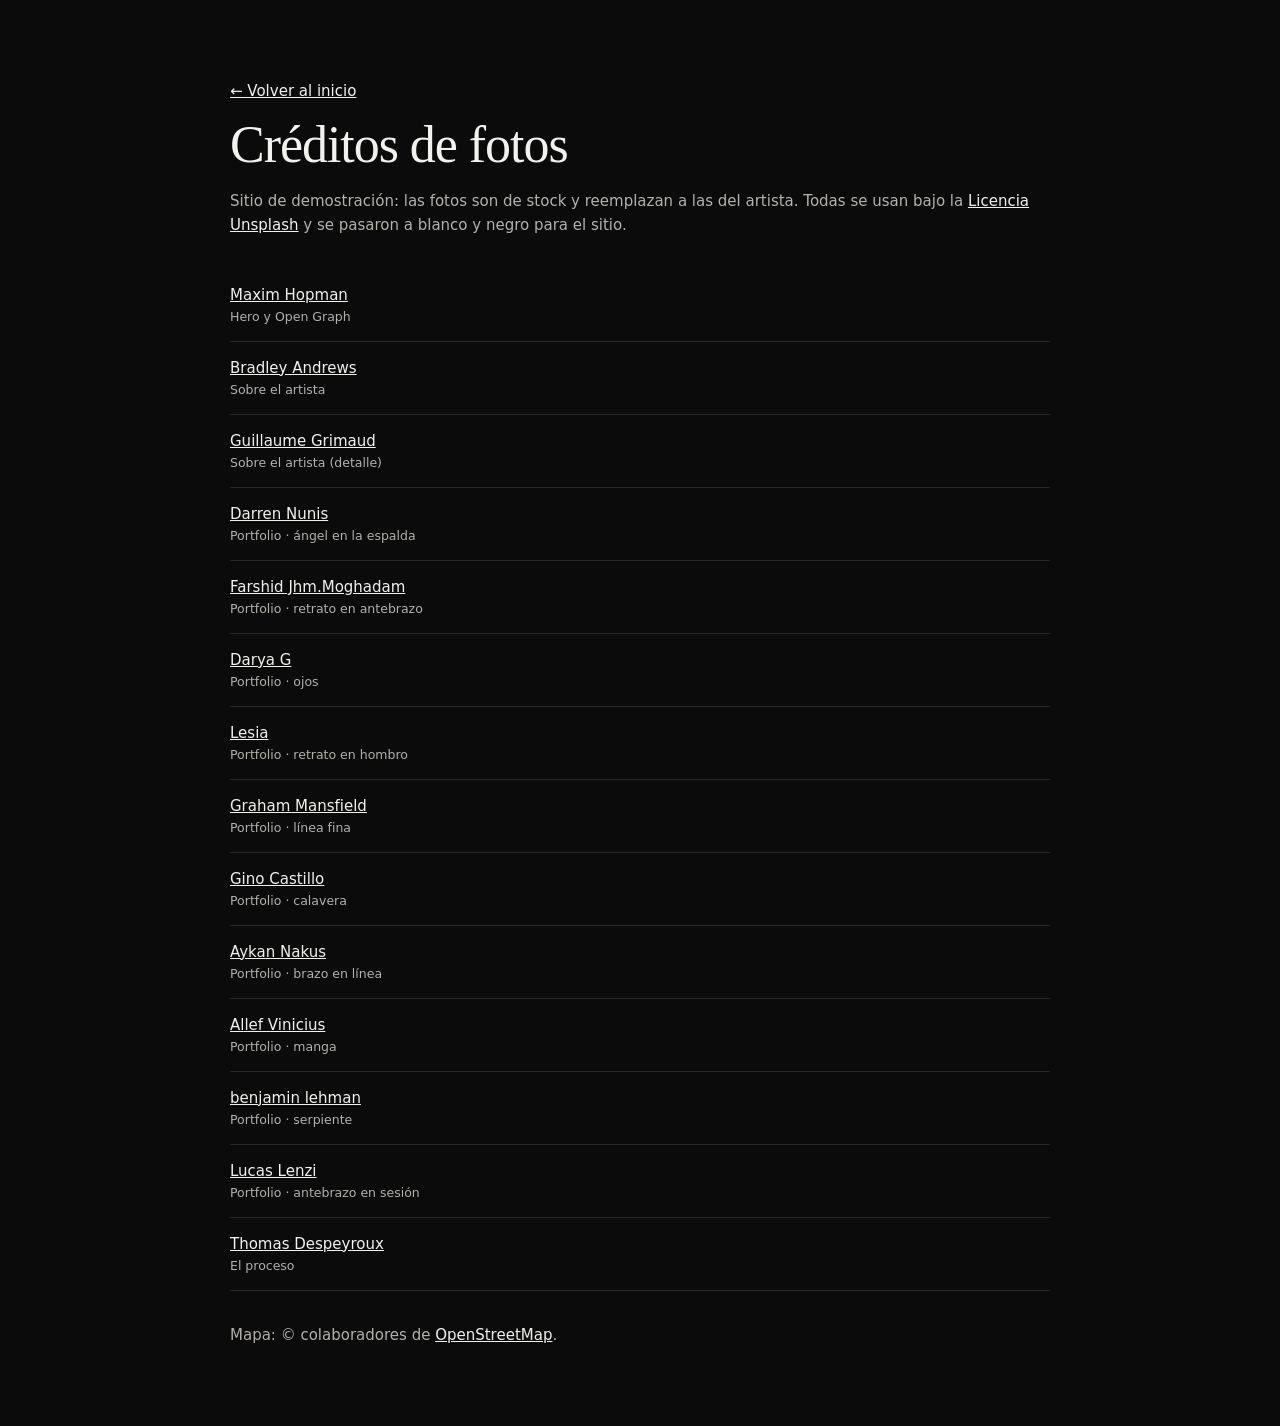
<file: credits.html>
<!doctype html>
<html lang="es-AR">
<head>
  <meta charset="utf-8">
  <meta name="viewport" content="width=device-width, initial-scale=1">
  <title>Créditos de fotos · Tomás Ferreyra Tatuajes</title>
  <meta name="description" content="Créditos y licencias de las fotos usadas en el sitio de Tomás Ferreyra.">
  <meta name="robots" content="noindex">
  <link rel="canonical" href="https://tomas-ferreyra.vercel.app/credits.html">
  <style>
    :root { --bg:#0B0B0B; --fg:#F2F1EE; --fg2:#B4B1AC; --line:rgba(255,255,255,.12); }
    * { box-sizing: border-box; }
    body { margin:0; background:var(--bg); color:var(--fg); font:15px/1.6 Inter, system-ui, sans-serif; }
    main { width:min(100% - 32px, 820px); margin:0 auto; padding:64px 0; }
    h1 { font:400 clamp(34px,6vw,52px)/1.05 "Source Serif 4", Georgia, serif; letter-spacing:-.02em; margin:0 0 16px; }
    p { color:var(--fg2); }
    ul { list-style:none; padding:0; margin:32px 0; }
    li { padding:14px 0; border-bottom:1px solid var(--line); }
    a { color:var(--fg); }
    a:focus-visible { outline:2px solid currentColor; outline-offset:3px; }
    small { color:var(--fg2); display:block; }
  </style>
</head>
<body>
  <main>
    <p><a href="index.html">← Volver al inicio</a></p>
    <h1>Créditos de fotos</h1>
    <p>Sitio de demostración: las fotos son de stock y reemplazan a las del artista. Todas se usan bajo la <a href="https://unsplash.com/license" target="_blank" rel="noopener">Licencia Unsplash</a> y se pasaron a blanco y negro para el sitio.</p>
    <ul>
      <li><a href="https://unsplash.com/photos/52Kf36w124Y" target="_blank" rel="noopener">Maxim Hopman</a><small>Hero y Open Graph</small></li>
      <li><a href="https://unsplash.com/photos/gwTkGGWW2bM" target="_blank" rel="noopener">Bradley Andrews</a><small>Sobre el artista</small></li>
      <li><a href="https://unsplash.com/photos/r0Lfv409k8A" target="_blank" rel="noopener">Guillaume Grimaud</a><small>Sobre el artista (detalle)</small></li>
      <li><a href="https://unsplash.com/photos/ftoD84_RRdM" target="_blank" rel="noopener">Darren Nunis</a><small>Portfolio · ángel en la espalda</small></li>
      <li><a href="https://unsplash.com/photos/03w2pewJYKg" target="_blank" rel="noopener">Farshid Jhm.Moghadam</a><small>Portfolio · retrato en antebrazo</small></li>
      <li><a href="https://unsplash.com/photos/9WdJOHSvD9s" target="_blank" rel="noopener">Darya G</a><small>Portfolio · ojos</small></li>
      <li><a href="https://unsplash.com/photos/tPT7knlCgQM" target="_blank" rel="noopener">Lesia</a><small>Portfolio · retrato en hombro</small></li>
      <li><a href="https://unsplash.com/photos/w-yKyCMPw-I" target="_blank" rel="noopener">Graham Mansfield</a><small>Portfolio · línea fina</small></li>
      <li><a href="https://unsplash.com/photos/7nmqnIevuG0" target="_blank" rel="noopener">Gino Castillo</a><small>Portfolio · calavera</small></li>
      <li><a href="https://unsplash.com/photos/1GkrGVoFuWA" target="_blank" rel="noopener">Aykan Nakus</a><small>Portfolio · brazo en línea</small></li>
      <li><a href="https://unsplash.com/photos/hxNiXP498UI" target="_blank" rel="noopener">Allef Vinicius</a><small>Portfolio · manga</small></li>
      <li><a href="https://unsplash.com/photos/5t4qCgtaLGU" target="_blank" rel="noopener">benjamin lehman</a><small>Portfolio · serpiente</small></li>
      <li><a href="https://unsplash.com/photos/zeT_i6av9rU" target="_blank" rel="noopener">Lucas Lenzi</a><small>Portfolio · antebrazo en sesión</small></li>
      <li><a href="https://unsplash.com/photos/879s_FY4254" target="_blank" rel="noopener">Thomas Despeyroux</a><small>El proceso</small></li>
    </ul>
    <p>Mapa: © colaboradores de <a href="https://www.openstreetmap.org/copyright" target="_blank" rel="noopener">OpenStreetMap</a>.</p>
  </main>
</body>
</html>
</file>
<file: css/styles.css>
@layer reset, tokens, base, layout, components, sections, motion;

@layer reset {
  *, *::before, *::after { box-sizing: border-box; }
  * { margin: 0; }
  img, svg { display: block; max-width: 100%; }
  button, input, select, textarea { font: inherit; color: inherit; }
  button { cursor: pointer; background: none; border: 0; padding: 0; }
  ul, ol { padding: 0; list-style: none; }
  fieldset { border: 0; padding: 0; min-width: 0; }
  figure { margin: 0; }
}

@layer tokens {
  :root {
    --bg: #0B0B0B;
    --bg-2: #151515;
    --bg-3: #1E1E1E;
    --fg: #F2F1EE;
    --fg-2: #B4B1AC;
    --fg-3: #8C8A86;
    --paper: #ECEBE8;
    --paper-2: #E0DFDB;
    --paper-3: #F6F5F3;
    --ink: #111111;
    --ink-2: #4E4B47;
    --line: rgba(255,255,255,.12);
    --line-ink: rgba(0,0,0,.12);
    --serif: "Source Serif 4", Georgia, "Times New Roman", serif;
    --sans: "Inter", system-ui, -apple-system, "Segoe UI", sans-serif;
    --ease: cubic-bezier(0.22, 1, 0.36, 1);
    --ease-io: cubic-bezier(0.65, 0, 0.35, 1);
    --r: 4px;
    --gut: clamp(16px, 4vw, 48px);
    --max: 1180px;
    --sec: clamp(72px, 10vw, 128px);
  }
}

@layer base {
  html { scroll-behavior: smooth; -webkit-text-size-adjust: 100%; text-size-adjust: 100%; scroll-padding-top: 84px; }
  body {
    background: var(--bg);
    color: var(--fg);
    font: 400 15px/1.6 var(--sans);
    -webkit-font-smoothing: antialiased;
    overflow-x: clip;
  }
  a { color: inherit; }
  [hidden] { display: none !important; }
  :focus-visible { outline: 2px solid #F2F1EE; outline-offset: 2px; box-shadow: 0 0 0 2px #111 !important; }
  .sec--light :focus-visible, .card--light :focus-visible { outline-color: #111; box-shadow: 0 0 0 2px #F6F5F3 !important; }
  .card--light .done :focus-visible { outline-color: #F2F1EE; box-shadow: 0 0 0 2px #111 !important; }
  .sr { position: absolute; width: 1px; height: 1px; overflow: hidden; clip-path: inset(50%); white-space: nowrap; }
  .skip { position: fixed; left: 16px; top: -60px; z-index: 100; background: var(--fg); color: var(--ink); padding: 10px 16px; border-radius: 999px; transition: top .3s var(--ease); }
  .skip:focus { top: 16px; }
  em { font-style: italic; }
  ::selection { background: var(--fg); color: var(--ink); }
}

@layer layout {
  .wrap { width: min(100% - 2 * var(--gut), var(--max)); margin-inline: auto; }
  .sec { padding-block: var(--sec); position: relative; }
  .center { display: flex; justify-content: center; margin-top: 48px; }
}

@layer components {
  /* Tipografía */
  .h2 {
    font: 400 clamp(34px, 5.2vw, 60px)/1.06 var(--serif);
    letter-spacing: -0.02em;
    font-optical-sizing: auto;
    text-wrap: balance;
  }
  .h2 em { color: var(--fg-3); }
  .sec--light .h2 em, .card--light .h2 em { color: var(--ink-2); }
  .h2--xl { font-size: clamp(42px, 7vw, 64px); }
  .h3 { font: 500 clamp(20px, 2vw, 24px)/1.2 var(--serif); letter-spacing: -0.01em; }

  .tag {
    display: inline-flex; align-items: center; gap: 8px;
    font: 500 11px/1 var(--sans); letter-spacing: .22em; text-transform: uppercase;
    padding: 8px 12px 8px 10px; border-radius: 2px;
    background: var(--paper-2); color: var(--ink-2);
    margin-bottom: 22px;
  }
  .tag::before { content: ""; width: 5px; height: 5px; background: currentColor; transform: rotate(45deg); }
  .tag--dark { background: var(--bg-3); color: var(--fg-2); }
  .sec--light .tag--dark, .card--light .tag--dark { background: var(--ink); color: var(--paper); }

  /* Botones */
  .btn {
    --bh: 52px;
    display: inline-flex; align-items: center; gap: 18px;
    min-height: var(--bh); padding: 6px 6px 6px 22px;
    border-radius: 3px; text-decoration: none;
    font: 500 11.5px/1 var(--sans); letter-spacing: .16em; text-transform: uppercase;
    transition: background-color .3s var(--ease), color .3s var(--ease), box-shadow .3s var(--ease), transform .2s var(--ease);
  }
  .btn--sm { --bh: 44px; padding-left: 16px; gap: 14px; }
  .btn--light { background: var(--paper); color: var(--ink); box-shadow: 0 0 0 1px rgba(255,255,255,.2), 0 10px 30px -10px rgba(0,0,0,.6); }
  .btn--light:hover { background: #FBFAF8; }
  .btn--dark { background: var(--ink); color: var(--paper); border: 0; }
  .btn--dark:hover { background: #2a2a2a; }
  .btn__dot {
    width: 32px; height: 32px; border-radius: 50%;
    display: grid; place-items: center; flex: none;
    background: var(--ink); color: var(--paper);
    transition: transform .45s var(--ease);
  }
  .btn--sm .btn__dot { width: 30px; height: 30px; }
  .btn--dark .btn__dot { background: var(--paper); color: var(--ink); }
  .btn__dot svg { width: 13px; height: 13px; fill: none; stroke: currentColor; stroke-width: 1.6; }
  /* Hover: el fondo se aclara apenas y la flecha sale y vuelve a entrar; el texto queda quieto */
  .btn__label { display: inline-block; }
  .btn__dot { overflow: hidden; }
  .btn__dot svg { filter: drop-shadow(-22px 22px 0 currentColor); transition: transform .55s var(--ease); }
  @media (hover: hover) {
    .btn:hover .btn__dot svg { transform: translate(22px, -22px); }
    .btn:hover .btn__dot { transform: scale(1.08); }
  }
  .btn:active { transform: scale(.97); }

  .link-u {
    position: relative; text-decoration: none; padding-block: 12px;
    font: 500 11.5px/1 var(--sans); letter-spacing: .16em; text-transform: uppercase; color: var(--fg);
  }
  .link-u::after { content: ""; position: absolute; left: 0; right: 0; bottom: 6px; height: 1px; background: currentColor; transform-origin: right; transition: transform .5s var(--ease); }
  .link-u:hover::after { transform: scaleX(0); }
  .link-u--dark { color: var(--ink); }

  .round {
    width: 44px; height: 44px; border-radius: 50%; display: grid; place-items: center;
    border: 1px solid var(--line); color: var(--fg); transition: background-color .3s var(--ease), color .3s var(--ease);
  }
  .round svg { width: 14px; height: 14px; fill: none; stroke: currentColor; stroke-width: 1.6; }
  .round:hover { background: var(--fg); color: var(--ink); }
  .round--dark { border-color: var(--line-ink); color: var(--ink); }
  .round--dark:hover { background: var(--ink); color: var(--paper); }
  .round:disabled, .round[aria-disabled="true"] { opacity: .3; cursor: default; }

  .ico { width: 44px; height: 44px; display: grid; place-items: center; border-radius: 3px; background: var(--paper-2); color: var(--ink); }
  .ico svg { width: 20px; height: 20px; fill: none; stroke: currentColor; stroke-width: 1.4; stroke-linejoin: round; }
  .ico--sm { width: 40px; height: 40px; flex: none; }

  /* Tarjetas claras con muesca */
  .card { border-radius: var(--r); position: relative; }
  .card--light { background: linear-gradient(180deg, var(--paper-3), var(--paper)); color: var(--ink); }
  .card--notch::before {
    content: ""; position: absolute; top: -1px; left: 50%; translate: -50% 0;
    width: clamp(110px, 20%, 200px); height: 10px; background: var(--bg);
    clip-path: polygon(0 0, 100% 0, 92% 100%, 8% 100%);
  }

  .ring { width: 120px; height: 120px; animation: spin 22s linear infinite; }
  .ring text, .badge__ring text { font: 500 8.6px var(--sans); letter-spacing: .1em; fill: currentColor; }
  .ring--dark { color: var(--ink-2); }

  /* Header */
  .header {
    position: fixed; inset: 0 0 auto; z-index: 50;
    transition: transform .5s var(--ease), background-color .4s var(--ease), border-color .4s var(--ease);
    border-bottom: 1px solid transparent;
  }
  .header.is-solid { background: rgba(11,11,11,.86); backdrop-filter: blur(10px); border-color: var(--line); }
  .header.is-hidden { transform: translateY(-100%); }
  .header__in { width: min(100% - 2 * var(--gut), var(--max)); margin-inline: auto; height: 72px; display: flex; align-items: center; gap: 24px; }
  .logo { display: flex; align-items: center; gap: 10px; text-decoration: none; margin-right: auto; }
  .logo__mono { font: 400 30px/1 var(--serif); letter-spacing: -0.08em; }
  .logo__txt { font: 500 10px/1.25 var(--sans); letter-spacing: .24em; text-transform: uppercase; color: var(--fg-2); border-left: 1px solid var(--line); padding-left: 10px; }
  .nav__list { display: flex; gap: 30px; }
  .nav__list a { text-decoration: none; font-size: 13px; color: var(--fg-2); transition: color .3s; position: relative; padding-block: 12px; }
  .nav__list a:hover, .nav__list a[aria-current] { color: var(--fg); }
  .nav__list a::after { content: ""; position: absolute; left: 0; right: 0; bottom: 6px; height: 1px; background: currentColor; transform: scaleX(0); transform-origin: left; transition: transform .45s var(--ease); }
  .nav__list a:hover::after, .nav__list a[aria-current]::after { transform: scaleX(1); }
  .menu-btn { display: none; width: 44px; height: 44px; place-items: center; }
  .menu-btn__bars, .menu-btn__bars::before { display: block; width: 20px; height: 1.5px; background: var(--fg); transition: transform .4s var(--ease); }
  .menu-btn__bars { position: relative; transform: translateY(-3px); }
  .menu-btn__bars::before { content: ""; position: absolute; top: 6px; }
  .menu-btn[aria-expanded="true"] .menu-btn__bars { transform: translateY(0) rotate(45deg); }
  .menu-btn[aria-expanded="true"] .menu-btn__bars::before { transform: translateY(-6px) rotate(-90deg); }

  @media (max-width: 820px) {
    .menu-btn { display: grid; }
    .header .btn--sm span:first-child { display: none; }
    .header .btn--sm { padding: 6px; gap: 0; }
    .nav { position: fixed; inset: 72px 0 auto; background: rgba(11,11,11,.97); border-bottom: 1px solid var(--line);
      clip-path: inset(0 0 100% 0); transition: clip-path .55s var(--ease); visibility: hidden; }
    .nav.is-open { clip-path: inset(0 0 0 0); visibility: visible; }
    .nav__list { flex-direction: column; gap: 0; padding: 8px var(--gut) 24px; }
    .nav__list a { display: block; font: 400 28px/1 var(--serif); color: var(--fg); padding-block: 16px; border-bottom: 1px solid var(--line); }
    .nav__list a::after { display: none; }
  }

  /* Chips */
  .chip {
    min-height: 44px; padding: 0 18px; border-radius: 999px; border: 1px solid var(--line);
    font-size: 13px; color: var(--fg-2); transition: background-color .3s var(--ease), color .3s var(--ease), border-color .3s;
  }
  .chip:hover { color: var(--fg); border-color: rgba(255,255,255,.3); }
  .chip.is-on { background: var(--fg); color: var(--ink); border-color: var(--fg); }

  /* Ticket */
  .ticket, .done__ticket {
    background: var(--ink); color: var(--paper); border-radius: var(--r); padding: 22px 22px 24px;
    position: relative;
    -webkit-mask: radial-gradient(circle 9px at 0 64%, #0000 98%, #000) , radial-gradient(circle 9px at 100% 64%, #0000 98%, #000);
    mask: radial-gradient(circle 9px at 0 64%, #0000 98%, #000) , radial-gradient(circle 9px at 100% 64%, #0000 98%, #000);
    -webkit-mask-composite: source-in; mask-composite: intersect;
  }
  .ticket__bar {
    height: 46px; margin-bottom: 16px;
    background: repeating-linear-gradient(90deg, var(--paper) 0 2px, transparent 2px 4px, var(--paper) 4px 5px, transparent 5px 9px, var(--paper) 9px 12px, transparent 12px 14px);
    opacity: .9;
  }
  .ticket__t { font: 400 22px/1.15 var(--serif); }
  .ticket__t strong { font-weight: 600; }
  .ticket__code { margin: 14px 0; padding: 10px; text-align: center; border: 1px dashed rgba(255,255,255,.35); font: 600 12px/1 var(--sans); letter-spacing: .3em; }
  .ticket__txt { font-size: 13px; color: #c9c7c2; }
}

@layer sections {
  /* HERO */
  .hero { position: relative; padding: 140px 0 120px; min-height: min(100svh, 920px); display: grid; align-items: center; background: var(--bg); isolation: isolate; }
  .hero__bg { position: absolute; inset: 0; z-index: -1; background:
      radial-gradient(60% 60% at 75% 40%, #1d1d1d 0%, transparent 70%),
      linear-gradient(180deg, #0B0B0B 0%, #101010 100%); }
  .hero__grid { display: grid; grid-template-columns: 1fr; gap: 56px; align-items: center; }
  .hero__title { font: 400 clamp(42px, 7.4vw, 72px)/1.02 var(--serif); letter-spacing: -0.025em; margin-bottom: 26px; }
  .hero__title .line { display: block; overflow: hidden; padding: 0 .12em .22em 0; margin-bottom: -.22em; }
  .hero__title .line > span { display: inline-block; }
  .hero__lead { max-width: 42ch; color: var(--fg-2); font-size: 15.5px; margin-bottom: 34px; }
  .hero__ctas { display: flex; align-items: center; gap: 28px; flex-wrap: wrap; }

  .hero__art { position: relative; aspect-ratio: 1 / 1.02; width: min(100%, 560px); justify-self: center; }
  .tile { position: absolute; overflow: hidden; border-radius: 3px; background: var(--bg-2); box-shadow: 0 30px 60px -20px rgba(0,0,0,.8); }
  .tile img { width: 100%; height: 100%; object-fit: cover; }
  .tile--main { inset: 10% 8% 6% 14%; z-index: 2; }
  .tile--main img { object-position: 62% 50%; }
  .tile--a { width: 34%; aspect-ratio: 3/4; top: 0; right: 0; z-index: 3; outline: 6px solid var(--bg); }
  .tile--b { width: 30%; aspect-ratio: 2/3; bottom: 0; left: 0; z-index: 3; outline: 6px solid var(--bg); }
  .badge { position: absolute; z-index: 4; left: 4%; top: 6%; width: 104px; height: 104px; display: grid; place-items: center; color: var(--fg-2); }
  .badge__ring { position: absolute; inset: 0; width: 100%; height: 100%; animation: spin 20s linear infinite; }
  .badge__core { width: 52px; height: 52px; border-radius: 50%; background: var(--paper); color: var(--ink); display: grid; place-items: center; font: 400 20px/1 var(--serif); letter-spacing: -.06em; }
  .hero__notch { position: absolute; left: 50%; bottom: 0; translate: -50% 0; width: clamp(160px, 28%, 320px); height: 14px; background: #161616; clip-path: polygon(6% 0, 94% 0, 100% 100%, 0 100%); }

  @media (min-width: 960px) {
    .hero__grid { grid-template-columns: 1fr 1.05fr; gap: 40px; }
    .hero__art { width: 100%; }
  }

  /* SOBRE */
  .sec--about { background: linear-gradient(180deg, #161616 0, var(--bg) 360px); padding-top: clamp(64px, 8vw, 104px); }
  .sec--about .card--notch::before { background: #151515; }
  .about { display: grid; gap: 40px; padding: clamp(20px, 3vw, 28px); padding-bottom: clamp(32px, 4vw, 48px); }
  .about__media { position: relative; padding-left: clamp(0px, 7%, 64px); }
  .about__main { overflow: hidden; border-radius: 3px; aspect-ratio: 4/5; }
  .about__main img { width: 100%; height: 100%; object-fit: cover; object-position: 30% 50%; }
  .about__inset { position: absolute; left: 0; bottom: 8%; width: 42%; aspect-ratio: 3/4; overflow: hidden; border-radius: 3px; outline: 6px solid var(--paper); box-shadow: 0 20px 40px -18px rgba(0,0,0,.45); }
  .about__inset img { width: 100%; height: 100%; object-fit: cover; }
  .about .ring { position: absolute; top: -6%; left: -4%; width: 110px; height: 110px; }
  .about__txt { align-self: center; padding-inline: clamp(4px, 2vw, 32px); }
  .about__body { max-width: 46ch; display: grid; gap: 14px; margin-top: 26px; color: var(--ink-2); font-size: 14.5px; }
  .about__kicker { color: var(--ink); font-weight: 500; }
  @media (min-width: 900px) {
    .about { grid-template-columns: 1fr 1fr; gap: 56px; }
    .about__main { aspect-ratio: 4/4.6; }
  }

  .awards { display: grid; gap: 16px; margin-top: 16px; }
  .award { padding: clamp(26px, 3.5vw, 40px); display: grid; gap: 18px; align-content: start; }
  .award p { color: var(--ink-2); font-size: 14px; max-width: 46ch; }
  .award .h3 { margin-top: 18px; }
  @media (min-width: 720px) { .awards { grid-template-columns: 1fr 1fr; } }

  .stats { margin-top: 16px; padding: clamp(26px, 3.5vw, 40px); clip-path: polygon(0 0, 22% 0, 26% 22px, 100% 22px, 100% 100%, 0 100%); padding-top: calc(clamp(26px, 3.5vw, 40px) + 22px); }
  .stats__tag { position: absolute; top: 0; left: clamp(26px, 3.5vw, 40px); margin: 0; transform: translateY(-2px); }
  .stats__grid { display: grid; grid-template-columns: repeat(2, 1fr); gap: 28px 16px; margin-top: 20px; }
  .stats__grid div { border-top: 1px solid var(--line-ink); padding-top: 16px; display: flex; flex-direction: column-reverse; gap: 6px; }
  .stats dt { font-size: 12.5px; color: var(--ink-2); }
  .stats dd { font: 400 clamp(40px, 5vw, 64px)/1 var(--serif); letter-spacing: -.03em; font-variant-numeric: tabular-nums; }
  .stats dd small { font-size: .4em; color: var(--ink-2); margin-left: 4px; letter-spacing: 0; }
  @media (min-width: 820px) { .stats__grid { grid-template-columns: repeat(4, 1fr); } }

  .strip { margin: 56px auto 0; max-width: 760px; display: flex; align-items: center; justify-content: space-between; gap: 20px 32px; flex-wrap: wrap;
    padding: 18px 18px 18px 26px; border: 1px solid var(--line); border-radius: 3px; background: var(--bg-2); }
  .strip p { font-size: 14px; color: var(--fg-2); }
  .strip strong { color: var(--fg); font-weight: 500; }

  /* TRABAJOS */
  .sec--work { overflow: hidden; padding-top: 0; }
  .wordmark { white-space: nowrap; font: 400 clamp(84px, 17vw, 260px)/0.9 var(--serif); letter-spacing: -0.04em;
    /* Relleno del color del fondo + trazo detrás: tapa los contornos internos de la fuente variable y deja un borde limpio */
    color: var(--bg); -webkit-text-stroke: 2.4px #5c5b59; paint-order: stroke fill; font-variation-settings: "opsz" 60; padding-top: clamp(24px, 4vw, 48px); margin-bottom: clamp(24px, 4vw, 48px); user-select: none;
    mask-image: linear-gradient(180deg, #000 30%, transparent 105%); }
  .wordmark span { display: inline-block; }
  .sec-head { margin-bottom: 40px; position: relative; }
  .sec-head--center { text-align: center; display: grid; justify-items: center; }
  .sec-head__sub { color: var(--fg-2); max-width: 46ch; margin-top: 16px; }
  .asterisk { position: absolute; right: 0; top: 0; width: clamp(56px, 8vw, 96px); fill: none; stroke: var(--fg); stroke-width: 3; animation: spin 26s linear infinite; }
  @media (max-width: 700px) { .asterisk { display: none; } }

  .filters { display: flex; flex-wrap: wrap; justify-content: center; gap: 8px; margin-bottom: 32px; }
  .gallery { display: grid; grid-template-columns: repeat(2, 1fr); grid-auto-rows: 180px; grid-auto-flow: dense; gap: 8px; }
  .g { grid-row: span 1; transition: opacity .5s var(--ease), transform .6s var(--ease); }
  .g--tall { grid-row: span 2; }
  .g--wide { grid-column: span 2; }
  .g.is-out { display: none; }
  .g.is-fading { opacity: 0; transform: scale(.96); }
  .g__btn { position: relative; display: block; width: 100%; height: 100%; overflow: hidden; border-radius: 2px; background: var(--bg-2); }
  .g__btn img { width: 100%; height: 100%; object-fit: cover; transition: transform 1.1s var(--ease), filter .6s var(--ease); filter: contrast(1.02) brightness(.92); }
  .g__btn:hover img, .g__btn:focus-visible img { transform: scale(1.06); filter: contrast(1.08) brightness(1); }
  .g__cap { position: absolute; left: 10px; bottom: 10px; padding: 7px 10px; background: rgba(11,11,11,.8); backdrop-filter: blur(6px); font-size: 11px; letter-spacing: .08em; border-radius: 2px;
    opacity: 0; translate: 0 6px; transition: opacity .4s var(--ease), translate .5s var(--ease); }
  .g__btn:hover .g__cap, .g__btn:focus-visible .g__cap { opacity: 1; translate: 0 0; }
  .g__btn:focus-visible { outline-offset: -3px; }
  @media (hover: none) { .g__cap { opacity: 1; translate: 0 0; } }
  @media (min-width: 900px) {
    .gallery { grid-template-columns: repeat(4, 1fr); grid-auto-rows: 230px; gap: 10px; }
  }

  /* PROCESO */
  .sec--light { background: var(--paper); color: var(--ink); }
  .process { display: grid; gap: 48px; align-items: center; }
  .process__lead { color: var(--ink-2); max-width: 44ch; margin: 18px 0 32px; }
  .steps { display: grid; gap: 0; border-top: 1px solid var(--line-ink); }
  .steps li { display: grid; grid-template-columns: 52px 1fr; gap: 12px; padding: 18px 0; border-bottom: 1px solid var(--line-ink); }
  .steps__n { font: 400 13px/1.6 var(--sans); letter-spacing: .1em; color: var(--ink-2); }
  .steps h3 { font: 500 19px/1.3 var(--serif); }
  .steps p { font-size: 14px; color: var(--ink-2); }
  .process__media { position: relative; padding-right: clamp(0px, 12%, 120px); }
  .process__img { aspect-ratio: 4/5; overflow: hidden; border-radius: 3px; }
  .process__img img { width: 100%; height: 100%; object-fit: cover; object-position: 50% 40%; }
  .ticket { position: absolute; right: 0; bottom: -28px; width: min(270px, 70%); box-shadow: 0 30px 60px -20px rgba(0,0,0,.55); }
  @media (min-width: 900px) { .process { grid-template-columns: 1.05fr 1fr; gap: 72px; } }

  /* OPINIONES */
  .sec--quotes { background: var(--bg); }
  .quotes { position: relative; }
  .quotes__track { display: flex; gap: 16px; overflow-x: auto; scroll-snap-type: x mandatory; scrollbar-width: none; overscroll-behavior-x: contain;
    padding: 8px max(var(--gut), calc((100vw - var(--max)) / 2)); scroll-padding-inline: max(var(--gut), calc((100vw - var(--max)) / 2));
    mask-image: linear-gradient(90deg, transparent, #000 6%, #000 94%, transparent); }
  .quotes__track::-webkit-scrollbar { display: none; }
  .quotes__track:focus-visible { outline-offset: -4px; }
  .quote { flex: 0 0 min(82vw, 360px); scroll-snap-align: start; padding: 26px; border-radius: var(--r); border: 1px solid var(--line); background: var(--bg-2);
    display: flex; flex-direction: column; gap: 18px; transition: border-color .4s var(--ease), transform .6s var(--ease); }
  .quote:hover { border-color: rgba(255,255,255,.28); transform: translateY(-4px); }
  .quote__stars { letter-spacing: .2em; font-size: 13px; color: var(--fg); }
  .quote blockquote { font: 400 19px/1.4 var(--serif); flex: 1; }
  .quote__who { font-size: 12.5px; color: var(--fg-3); }
  .quotes__nav { display: flex; align-items: center; justify-content: center; gap: 18px; margin-top: 28px; }
  .quotes__bar { width: 120px; height: 1px; background: var(--line); position: relative; overflow: hidden; }
  .quotes__bar span { position: absolute; inset: 0; background: var(--fg); transform-origin: left; transform: scaleX(.2); transition: transform .4s var(--ease); }

  /* TURNOS */
  .sec--book { padding-top: 0; }
  .book { padding: clamp(24px, 4vw, 56px); }
  .book__head { display: grid; justify-items: start; margin-bottom: 36px; }
  .book__sub { color: var(--ink-2); max-width: 54ch; margin-top: 16px; }
  .booking__steps { display: flex; gap: 6px; margin-bottom: 28px; counter-reset: s; }
  .booking__steps li { flex: 1; font-size: 11px; letter-spacing: .14em; text-transform: uppercase; color: var(--ink-2); padding-top: 10px; border-top: 2px solid var(--line-ink); transition: border-color .4s var(--ease), color .4s; }
  .booking__steps li.is-on { border-color: var(--ink); color: var(--ink); }
  .bk { margin-bottom: 32px; }
  .bk__leg { display: flex; align-items: center; gap: 12px; font: 500 20px/1.2 var(--serif); margin-bottom: 18px; }
  .bk__leg span { width: 28px; height: 28px; border-radius: 50%; border: 1px solid var(--ink); display: grid; place-items: center; font: 500 12px/1 var(--sans); flex: none; }

  .types { display: grid; grid-template-columns: repeat(auto-fit, minmax(min(100%, 150px), 1fr)); gap: 10px; }
  .type { position: relative; }
  .type input { position: absolute; opacity: 0; inset: 0; }
  .type label { display: grid; gap: 4px; padding: 16px 18px; min-height: 96px; border-radius: 3px; border: 1px solid var(--line-ink); background: var(--paper-3); cursor: pointer;
    transition: background-color .35s var(--ease), color .35s var(--ease), border-color .35s, transform .35s var(--ease); }
  .type label:hover { border-color: var(--ink); }
  .type input:checked + label { background: var(--ink); color: var(--paper); border-color: var(--ink); }
  .type input:focus-visible + label { outline: 2px solid var(--ink); outline-offset: 3px; }
  .type__n { font: 500 17px/1.2 var(--serif); }
  .type__m { font-size: 12.5px; opacity: .75; }
  .type__p { font-size: 12.5px; font-weight: 600; margin-top: 4px; }

  .bk--cal { display: grid; gap: 28px; }
  @media (min-width: 900px) { .bk--cal { grid-template-columns: 1.25fr 1fr; gap: 40px; } }
  .cal { background: var(--paper-3); border: 1px solid var(--line-ink); border-radius: 3px; padding: clamp(14px, 2.5vw, 24px); }
  .cal__top { display: flex; flex-wrap: wrap; align-items: center; justify-content: space-between; gap: 12px; margin-bottom: 14px; }
  .cal__top .bk__leg { margin: 0; }
  .cal__nav { display: flex; align-items: center; gap: 8px; }
  .cal__month { min-width: 128px; text-align: center; font: 500 16px/1 var(--serif); text-transform: capitalize; }
  .cal__dow, .cal__grid { display: grid; grid-template-columns: repeat(7, 1fr); gap: 4px; }
  .cal__dow span { text-align: center; font-size: 11px; letter-spacing: .14em; text-transform: uppercase; color: var(--ink-2); padding-block: 8px; }
  .day { position: relative; height: clamp(42px, 5.4vw, 52px); border-radius: 3px; display: grid; place-items: center; font: 500 14px/1 var(--sans); font-variant-numeric: tabular-nums;
    transition: background-color .3s var(--ease), color .3s var(--ease), transform .3s var(--ease); }
  .day::after { content: ""; position: absolute; bottom: 6px; left: 50%; width: 5px; height: 5px; border-radius: 50%; translate: -50% 0; background: transparent; }
  .day--ok::after { background: var(--ink); }
  .day--few::after { background: transparent; box-shadow: inset 0 0 0 1px var(--ink); }
  .day--ok:hover, .day--few:hover { background: var(--paper-2); }
  .day:disabled { color: #9a978f; text-decoration: line-through; text-decoration-color: rgba(0,0,0,.25); cursor: default; }
  .day--empty { visibility: hidden; }
  .day--today { box-shadow: inset 0 0 0 1px var(--line-ink); }
  .day[aria-pressed="true"] { background: var(--ink); color: var(--paper); }
  .day[aria-pressed="true"]::after { background: var(--paper); box-shadow: none; }
  .cal__legend { display: flex; flex-wrap: wrap; gap: 8px 18px; margin-top: 16px; font-size: 12px; color: var(--ink-2); }
  .cal__legend li { display: flex; align-items: center; gap: 7px; }
  .dot { width: 7px; height: 7px; border-radius: 50%; display: inline-block; }
  .dot--ok { background: var(--ink); }
  .dot--few { box-shadow: inset 0 0 0 1px var(--ink); }
  .dot--off { background: #b5b2ab; }

  .slots__date { color: var(--ink-2); font-size: 14px; margin-bottom: 14px; min-height: 22px; }
  .slots__grid { display: grid; grid-template-columns: repeat(auto-fill, minmax(92px, 1fr)); gap: 8px; }
  .slot { min-height: 48px; border-radius: 3px; border: 1px solid var(--line-ink); background: var(--paper-3); font: 500 14px/1 var(--sans); font-variant-numeric: tabular-nums;
    transition: background-color .3s var(--ease), color .3s var(--ease), border-color .3s; }
  .slot:hover { border-color: var(--ink); }
  .slot:disabled { color: #9a978f; text-decoration: line-through; border-style: dashed; cursor: default; }
  .slot[aria-pressed="true"] { background: var(--ink); color: var(--paper); border-color: var(--ink); }
  .slots__empty { grid-column: 1 / -1; padding: 18px; border: 1px dashed var(--line-ink); border-radius: 3px; font-size: 14px; color: var(--ink-2); }
  .slot, .day:not(:disabled) { animation: pop .5s var(--ease) both; animation-delay: calc(var(--i, 0) * 18ms); }

  .fields { display: grid; gap: 16px; }
  @media (min-width: 720px) { .fields { grid-template-columns: 1fr 1fr; } .field--full { grid-column: 1 / -1; } }
  .field label { display: block; font-size: 13px; font-weight: 500; margin-bottom: 8px; }
  .field .opt { color: var(--ink-2); font-weight: 400; }
  .field input, .field select, .field textarea { width: 100%; min-height: 50px; padding: 12px 14px; border-radius: 3px; border: 1px solid #767676; background: #fff; color: var(--ink); font-size: 16px;
    transition: border-color .3s, box-shadow .3s; }
  .field textarea { resize: vertical; min-height: 96px; }
  .field input:focus, .field select:focus, .field textarea:focus { outline: none; border-color: var(--ink); box-shadow: 0 0 0 3px rgba(0,0,0,.12); }
  .field [aria-invalid="true"] { border-color: #8f1d1d; }
  .field__err { color: #8f1d1d; font-size: 12.5px; min-height: 0; margin-top: 6px; }
  .field__err:empty { display: none; }

  .summary { display: flex; flex-wrap: wrap; align-items: center; justify-content: space-between; gap: 16px 24px; padding: 18px 18px 18px 22px; border-radius: 3px; background: var(--paper-2); }
  .summary__lbl { font-size: 11px; letter-spacing: .22em; text-transform: uppercase; color: var(--ink-2); }
  .summary__txt { font: 500 17px/1.35 var(--serif); }
  .form-err { color: #8f1d1d; font-size: 13.5px; margin-top: 12px; }
  .form-err:empty { display: none; }

  .done { display: grid; place-items: center; padding-block: 12px; }
  .done:focus { outline: none; }
  .done__ticket { width: min(100%, 480px); padding: 28px; animation: rise .8s var(--ease) both; }
  .done__lbl { font-size: 11px; letter-spacing: .22em; text-transform: uppercase; color: #c9c7c2; }
  .done__code { font: 600 14px/1 var(--sans); letter-spacing: .3em; margin: 12px 0; padding: 12px; border: 1px dashed rgba(255,255,255,.35); text-align: center; }
  .done__txt { font: 400 21px/1.3 var(--serif); margin-bottom: 12px; }
  .done__note { font-size: 13px; color: #c9c7c2; margin-bottom: 22px; }
  .done__ctas { display: flex; flex-wrap: wrap; align-items: center; gap: 16px 22px; }
  .done .btn--dark { background: var(--paper); color: var(--ink); }
  .done .btn--dark .btn__dot { background: var(--ink); color: var(--paper); }
  .done .link-u--dark { color: var(--paper); }

  /* UBICACIÓN */
  .sec--where .tag--dark { background: var(--ink); color: var(--paper); }
  .where { display: grid; gap: 16px; }
  .where__map { height: clamp(280px, 60vw, 420px); border-radius: 3px; overflow: hidden; background: var(--paper-2); border: 1px solid var(--line-ink); }
  .where__map iframe { width: 100%; height: 100%; border: 0; filter: grayscale(1) contrast(1.05); }
  .where__info { display: grid; gap: 10px; align-content: start; }
  .where__item { display: flex; gap: 16px; padding: 20px; border-radius: 3px; background: var(--paper-3); border: 1px solid var(--line-ink); }
  .where__item h3 { font: 500 17px/1.3 var(--serif); margin-bottom: 4px; }
  .where__item p { font-size: 13.5px; color: var(--ink-2); }
  @media (min-width: 900px) { .where { grid-template-columns: 1.4fr 1fr; } .where__map { height: auto; min-height: 380px; } }

  /* CIERRE */
  .sec--end { background: radial-gradient(70% 80% at 20% 0%, #1b1b1b, var(--bg) 70%); }
  .end { display: grid; gap: 56px; }
  .end__sub { color: var(--fg-2); max-width: 40ch; margin: 18px 0 30px; }
  .end__btns { display: flex; flex-wrap: wrap; align-items: center; gap: 16px 28px; }
  .faq__t { font: 500 13px/1 var(--sans); letter-spacing: .18em; text-transform: uppercase; color: var(--fg-3); margin-bottom: 12px; }
  .faq details { border-bottom: 1px solid var(--line); }
  .faq summary { list-style: none; cursor: pointer; display: flex; justify-content: space-between; align-items: center; gap: 16px; padding: 20px 0; font: 400 19px/1.3 var(--serif); }
  .faq summary::-webkit-details-marker { display: none; }
  .faq summary::after { content: ""; width: 12px; height: 12px; flex: none; background:
      linear-gradient(currentColor, currentColor) center / 100% 1.5px no-repeat, linear-gradient(currentColor, currentColor) center / 1.5px 100% no-repeat; transition: transform .45s var(--ease); }
  .faq details[open] summary::after { transform: rotate(135deg); }
  .faq details p { color: var(--fg-2); font-size: 14.5px; padding-bottom: 20px; max-width: 56ch; }
  .faq details[open] p { animation: rise .6s var(--ease) both; }
  @media (min-width: 900px) { .end { grid-template-columns: 1fr 1fr; gap: 80px; align-items: start; } }

  /* FOOTER */
  .footer { border-top: 1px solid var(--line); padding-top: 40px; overflow: hidden; }
  .footer__in { display: grid; gap: 20px; align-items: center; }
  .footer__brand { font: 400 22px/1 var(--serif); }
  .footer__brand span { display: block; font: 500 11px/1 var(--sans); letter-spacing: .22em; text-transform: uppercase; color: var(--fg-3); margin-top: 8px; }
  .footer__links { display: flex; flex-wrap: wrap; gap: 4px 22px; }
  .footer__links a { font-size: 13.5px; color: var(--fg-2); text-decoration: none; display: inline-block; padding-block: 12px; }
  .footer__links a:hover { color: var(--fg); }
  .footer__legal { font-size: 12.5px; color: var(--fg-3); }
  .footer__legal a { color: var(--fg-2); }
  .footer__word { font: 400 clamp(90px, 22vw, 330px)/.78 var(--serif); letter-spacing: -.05em; text-align: center; color: #1b1b1b; margin-top: 32px; translate: 0 8%; user-select: none; }
  @media (min-width: 900px) { .footer__in { grid-template-columns: 1fr auto; } .footer__legal { grid-column: 1 / -1; } }

  /* LIGHTBOX */
  .lightbox { border: 0; padding: 0; background: transparent; max-width: min(92vw, 1100px); max-height: 92vh; overflow: visible; color: var(--fg); }
  .lightbox::backdrop { background: rgba(5,5,5,.9); backdrop-filter: blur(4px); }
  .lightbox img { max-width: 100%; max-height: 84vh; width: auto; margin-inline: auto; border-radius: 3px; }
  .lightbox__cap { text-align: center; margin-top: 12px; font-size: 13px; color: var(--fg-2); }
  .lightbox__close { position: absolute; top: -56px; right: 0; background: var(--bg); }
  .lightbox[open] { animation: zoomIn .5s var(--ease) both; }
}

@layer motion {
  @keyframes spin { to { rotate: 360deg; } }
  @keyframes pop { from { opacity: 0; transform: translateY(6px) scale(.96); } }
  @keyframes rise { from { opacity: 0; transform: translateY(14px); } }
  @keyframes zoomIn { from { opacity: 0; transform: scale(.94); } }

  /* Carga: fade up escalonado */
  .js [data-load] { opacity: 0; transform: translateY(28px); transition: opacity 1s var(--ease), transform 1.1s var(--ease); transition-delay: calc(var(--d, 0) * 110ms + 120ms); }
  .js .hero__title [data-load] { transform: translateY(125%); opacity: 1; transition-duration: 1.2s; }
  .js [data-load="img"] { opacity: 1; transform: none; clip-path: inset(100% 0 0 0); transition: clip-path 1.4s var(--ease-io); transition-delay: calc(var(--d, 0) * 140ms + 100ms); }
  .js [data-load="img"] img { scale: 1.25; transition: scale 1.8s var(--ease); transition-delay: inherit; }
  .js .is-loaded [data-load] { opacity: 1; transform: none; }
  .js .is-loaded [data-load="img"] { clip-path: inset(0 0 0 0); }
  .js .tile--main[data-load="img"] { transition-duration: .8s; transition-delay: 0s; }
  .js .is-loaded [data-load="img"] img { scale: 1; }
  .js .header { opacity: 0; transform: translateY(-16px); transition: opacity .9s var(--ease) .1s, transform .9s var(--ease) .1s, background-color .4s var(--ease), border-color .4s; }
  .js .is-loaded .header { opacity: 1; transform: none; }
  .js .is-loaded .header.is-hidden { transform: translateY(-100%); }

  /* Scroll: fade up / máscara de imagen / titulares por palabra */
  .js [data-reveal] { opacity: 0; transform: translateY(32px); transition: opacity .9s var(--ease), transform 1s var(--ease); transition-delay: calc(var(--d, 0) * 90ms); }
  .js [data-reveal="clip"] { opacity: 1; transform: none; clip-path: inset(0 0 100% 0); transition: clip-path 1.3s var(--ease-io); transition-delay: calc(var(--d, 0) * 120ms); }
  .js [data-reveal="clip"] img { scale: 1.2; transition: scale 1.8s var(--ease); }
  .js [data-reveal].is-in { opacity: 1; transform: none; }
  .js [data-reveal="clip"].is-in { clip-path: inset(0 0 0 0); }
  .js [data-reveal="clip"].is-in img { scale: 1; }
  .w { display: inline-block; overflow: hidden; vertical-align: top; padding: .06em .14em .24em; margin: -.06em -.14em -.24em; }
  .w > span { display: inline-block; }
  .js .js-split .w > span { transform: translateY(130%); transition: transform 1.1s var(--ease); transition-delay: calc(var(--i) * 55ms); }
  .js .js-split.is-in .w > span { transform: none; }

  .js .g { animation: none; }

  @media (prefers-reduced-motion: reduce) {
    html { scroll-behavior: auto; }
    *, *::before, *::after { animation-duration: .01ms !important; animation-iteration-count: 1 !important; transition-duration: .01ms !important; transition-delay: 0s !important; }
    .js [data-load], .js [data-reveal], .js .js-split .w > span, .js .hero__title [data-load] { opacity: 1 !important; transform: none !important; clip-path: none !important; }
    .js [data-load] img, .js [data-reveal] img { scale: 1 !important; }
  }
}
</file>
